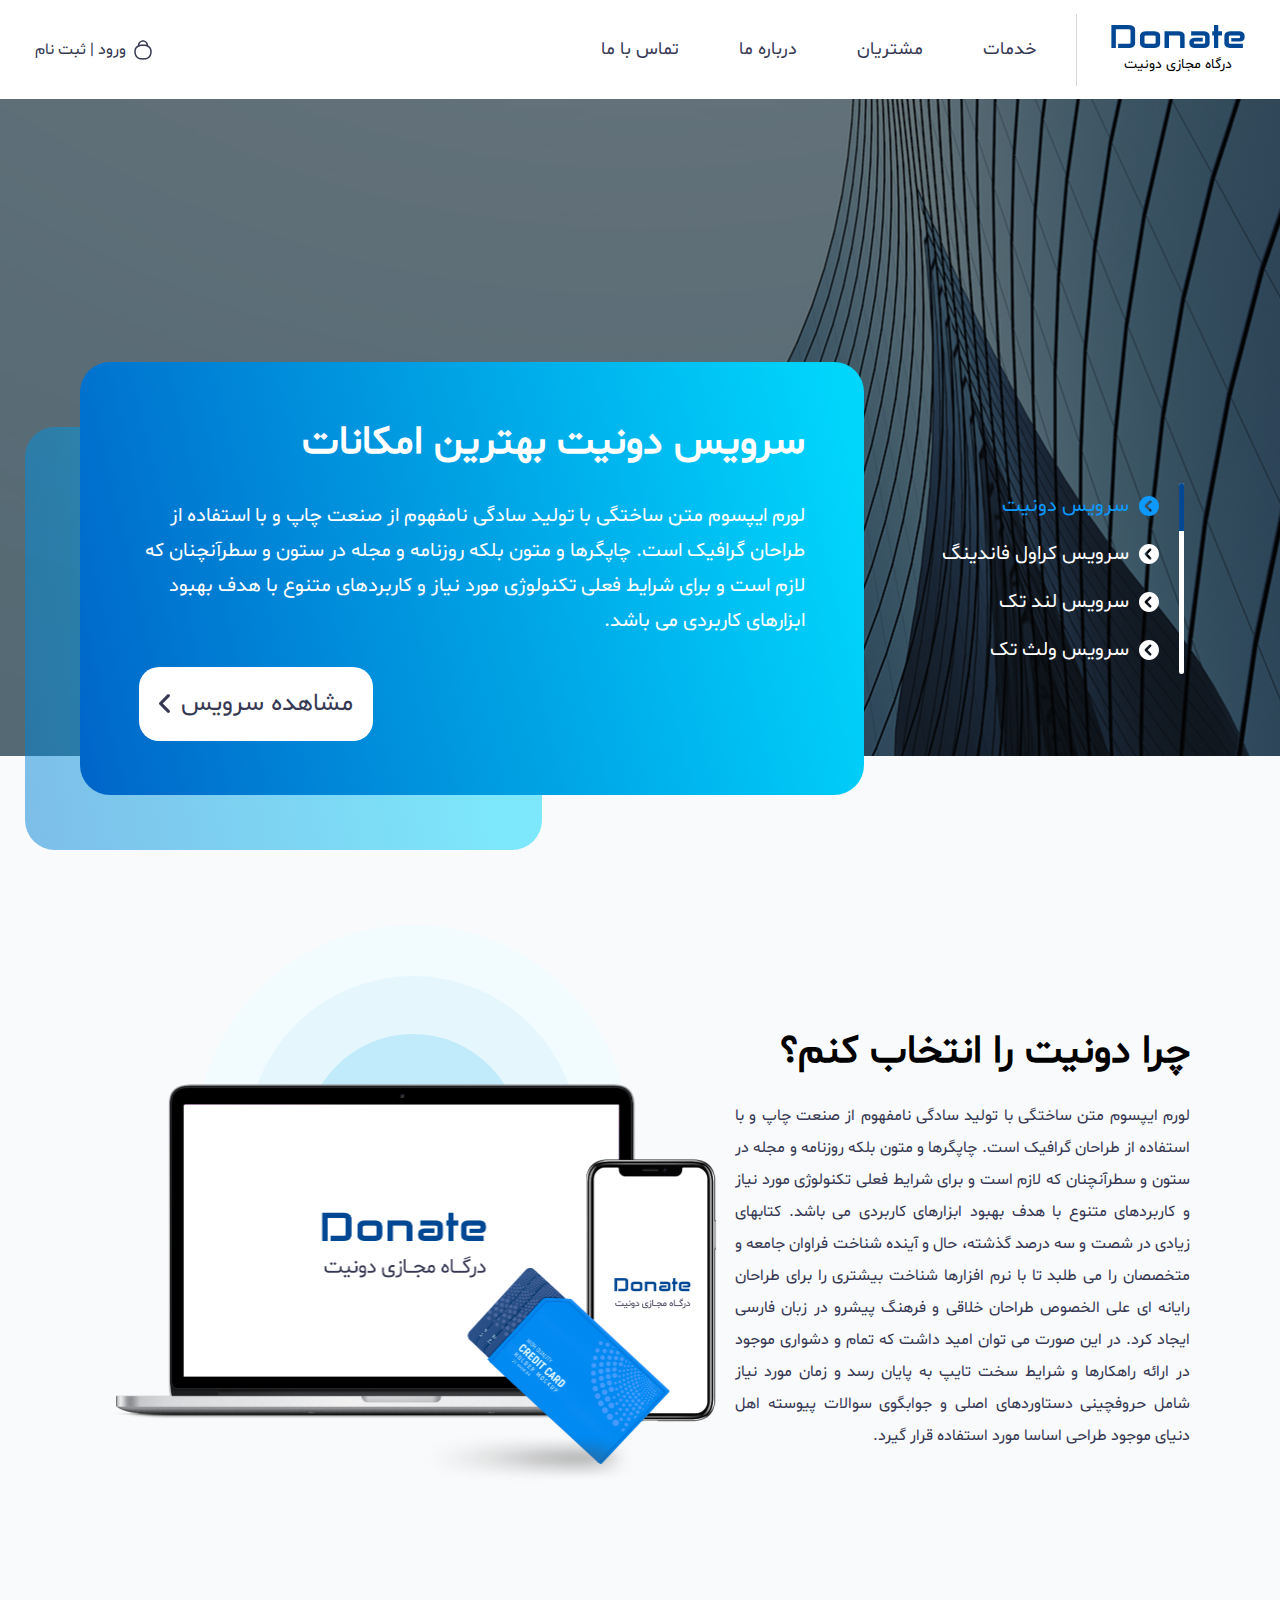
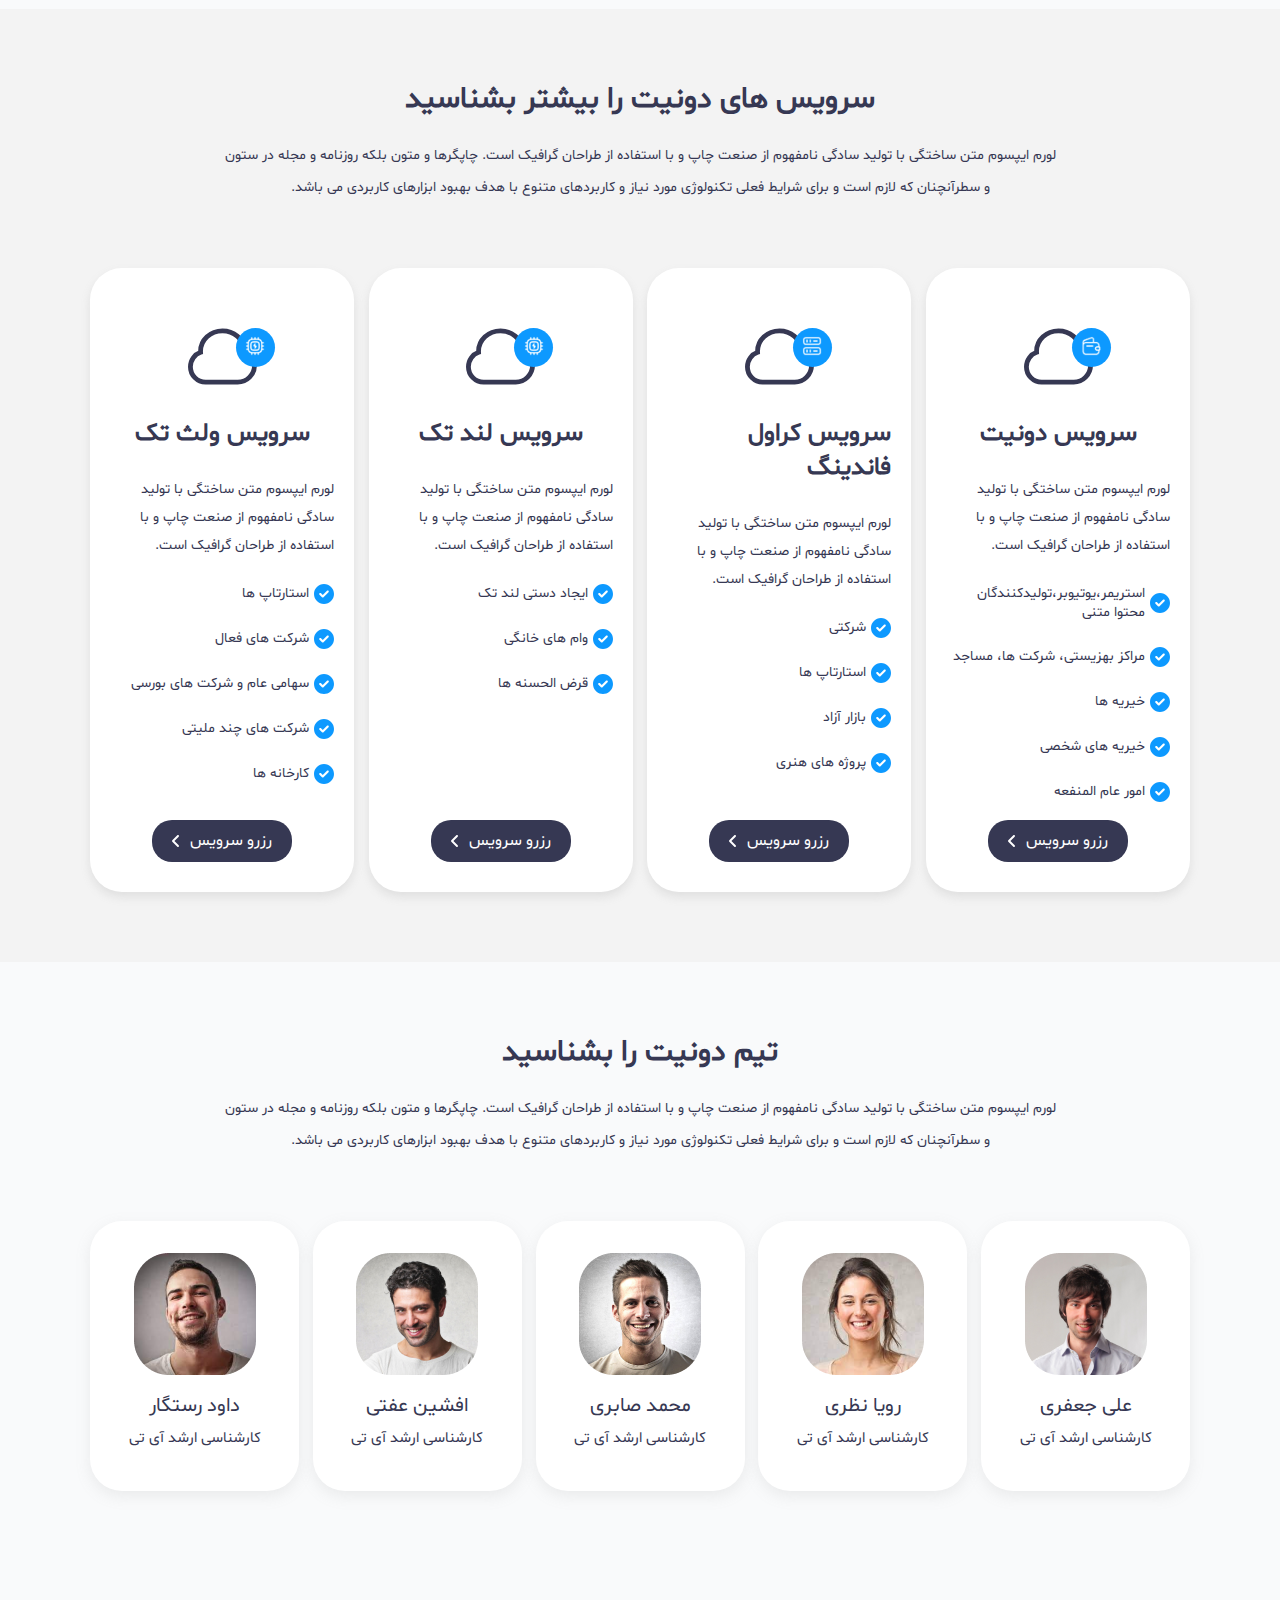
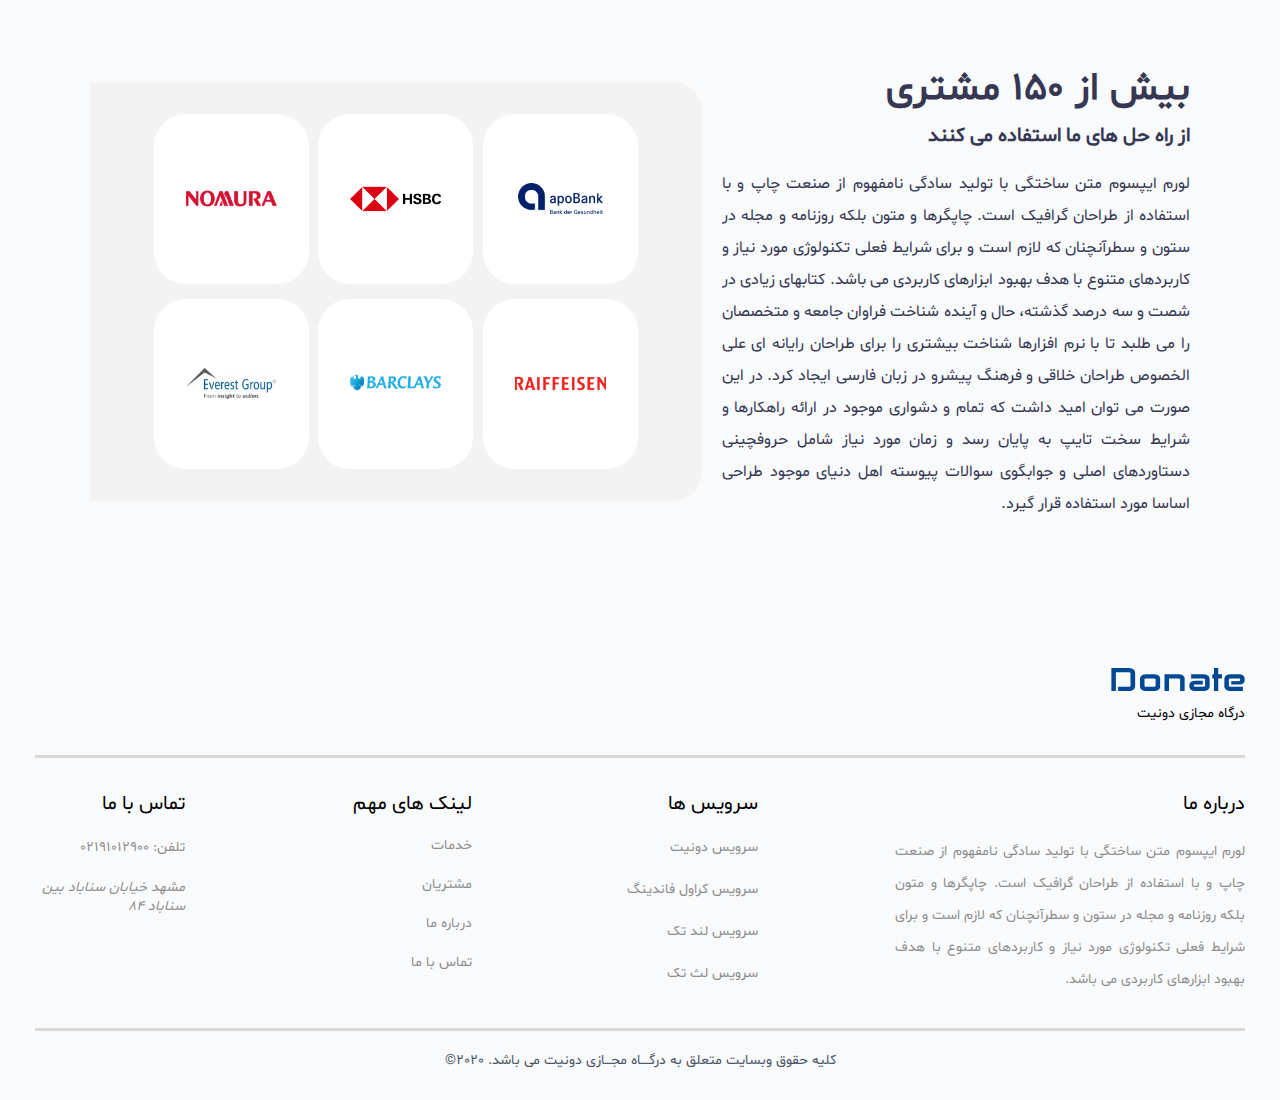
<file: index.html>
<!DOCTYPE html>
<html lang="fa">
  <head>
    <meta charset="UTF-8" />
    <meta http-equiv="X-UA-Compatible" content="IE=edge" />
    <meta name="viewport" content="width=device-width, initial-scale=1.0" />
    <title>Donate</title>
    <!-- link icons -->
    <link rel="stylesheet" href="./assets/icons/all.min.css" />
    <!-- link styles -->
    <link rel="stylesheet" href="./styles/main.css" />
  </head>
  <body>
    <!-- start header -->
    <header class="header">
      <div class="header-right">
        <div class="logo">
          <a href="index.html"><img src="./assets/images/logo.png" alt=""></a>
          <p class="logo-desc">درگاه مجازی دونیت</p>
        </div>
        <nav class="navbar">
          <ul>
            <li class="nav-link"><a href="#services">خدمات</a></li>
            <li class="nav-link"><a href="#customers">مشتریان</a></li>
            <li class="nav-link"><a href="./about-us.html">درباره ما</a></li>
            <li class="nav-link"><a href="./contact-us.html">تماس با ما</a></li>
            <div class="register-login">
              <a href="./login-register.html">
                <img src="./assets/images/icon-register.svg" alt="icon-register" />
                <span class="register-title">ورود | ثبت نام</span>
              </a>
            </div>
          </ul>
        </nav>
        <div class="menu-bars">
          <span></span>
          <span></span>
          <span></span>
        </div>
      </div>
      <div class="register-login">
        <a href="./login-register.html">
          <img src="./assets/images/icon-register.svg" alt="icon-register" />
          <span class="register-title">ورود | ثبت نام</span>
        </a>
      </div>
    </header>
    <!-- end header -->

    <!-- start main -->
    <main>
      <!-- start slide section -->
      <section class="section-slide">
        <div class="slide-container">
          <div class="slide-options">
            <div class="slide-progress">
              <span class="slide-progress-bar"></span>
            </div>
            <div class="slide-links">
              <ul>
                <li class="active" data-slide="slide-1" data-index="1">
                  <i class="fa-solid fa-icon fa-circle-chevron-left"></i>سرویس دونیت
                </li>
                <li data-slide="slide-2" data-index="2">
                  <i class="fa-solid fa-circle-chevron-left"></i>سرویس کراول
                  فاندینگ
                </li>
                <li data-slide="slide-3" data-index="3">
                  <i class="fa-solid fa-circle-chevron-left"></i>سرویس لند تک
                </li>
                <li data-slide="slide-4" data-index="4">
                  <i class="fa-solid fa-circle-chevron-left"></i>سرویس ولث تک
                </li>
              </ul>
            </div>
          </div>
          <div class="slide-items">
            <div class="slide-items-box">
              <div class="slide-item-info active slide-1">
                <h2 class="title-slide-box">سرویس دونیت بهترین امکانات</h2>
                <p class="slide-box-desc">
                  لورم ایپسوم متن ساختگی با تولید سادگی نامفهوم از صنعت چاپ و با
                  استفاده از طراحان گرافیک است. چاپگرها و متون بلکه روزنامه و مجله
                  در ستون و سطرآنچنان که لازم است و برای شرایط فعلی تکنولوژی مورد
                  نیاز و کاربردهای متنوع با هدف بهبود ابزارهای کاربردی می باشد.
                </p>
                <div class="btn-more-container">
                  <a href="./service.html" class="btn-more-service"
                    >مشاهده سرویس <i class="fa-solid fa-angle-left"></i
                  ></a>
                </div>
              </div>
              <div class="slide-item-info slide-2">
                <h2 class="title-slide-box">سرویس کراول فاندینگ</h2>
                <p class="slide-box-desc">
                  لورم ایپسوم متن ساختگی با تولید سادگی نامفهوم از صنعت چاپ و با
                   بلکه روزنامه و مجله
                  در ستون و سطرآنچنان که لازم است و برای شرایط فعلی تکنولوژی مورد
                  نیاز و کاربردهای متنوع با هدف بهبود ابزارهای کاربردی می باشد.
                </p>
                <div class="btn-more-container">
                  <a href="./service.html" class="btn-more-service"
                    >مشاهده سرویس <i class="fa-solid fa-angle-left"></i
                  ></a>
                </div>
              </div>
              <div class="slide-item-info slide-3">
                <h2 class="title-slide-box">سرویس لند تک</h2>
                <p class="slide-box-desc">
                  لورم ایپسوم متن ساختگی با تولید سادگی نامفهوم از صنعت چاپ و با
                  استفاده از طراحان گرافیک است. چاپگرها و متون بلکه روزنامه و مجله
                  در ستون و سطرآنچنان که لازم است و برای شرایط فعلی تکنولوژی مورد
                  .
                </p>
                <div class="btn-more-container">
                  <a href="./service.html" class="btn-more-service"
                    >مشاهده سرویس <i class="fa-solid fa-angle-left"></i
                  ></a>
                </div>
              </div>
              <div class="slide-item-info slide-4">
                <h2 class="title-slide-box">سرویس لث تک</h2>
                <p class="slide-box-desc">
                  لورم ایپسوم با
                  استفاده از طراحان گرافیک است. چاپگرها و متون بلکه روزنامه و مجله
                  در ستون و سطرآنچنان که لازم است و برای شرایط فعلی تکنولوژی مورد
                  نیاز و کاربردهای متنوع با هدف بهبود ابزارهای کاربردی می باشد.
                </p>
                <div class="btn-more-container">
                  <a href="./service.html" class="btn-more-service"
                    >مشاهده سرویس <i class="fa-solid fa-angle-left"></i
                  ></a>
                </div>
              </div>
            </div>
          </div>
        </div>
      </section>
      <!-- end slide section -->

      <!-- start about section -->
      <section class="section-about">
        <div class="about-text">
          <h4 class="about-title">چرا دونیت را انتخاب کنم؟</h4>
          <p class="about-desc">
            لورم ایپسوم متن ساختگی با تولید سادگی نامفهوم از صنعت چاپ و با
            استفاده از طراحان گرافیک است. چاپگرها و متون بلکه روزنامه و مجله در
            ستون و سطرآنچنان که لازم است و برای شرایط فعلی تکنولوژی مورد نیاز و
            کاربردهای متنوع با هدف بهبود ابزارهای کاربردی می باشد. کتابهای زیادی
            در شصت و سه درصد گذشته، حال و آینده شناخت فراوان جامعه و متخصصان را
            می طلبد تا با نرم افزارها شناخت بیشتری را برای طراحان رایانه ای علی
            الخصوص طراحان خلاقی و فرهنگ پیشرو در زبان فارسی ایجاد کرد. در این
            صورت می توان امید داشت که تمام و دشواری موجود در ارائه راهکارها و
            شرایط سخت تایپ به پایان رسد و زمان مورد نیاز شامل حروفچینی
            دستاوردهای اصلی و جوابگوی سوالات پیوسته اهل دنیای موجود طراحی اساسا
            مورد استفاده قرار گیرد.
          </p>
        </div>
        <div class="about-image">
          <div class="image-device">
            <img src="./assets/images/about.png" alt="about-image" />
          </div>
          <div class="about-shape">
            <span></span>
            <span></span>
            <span></span>
          </div>
        </div>
      </section>
      <!-- end about section -->

      <!-- start services section -->
      <section class="section-services" id="services">
        <h4 class="section-title">سرویس های دونیت را بیشتر بشناسید</h4>
        <p class="services-about">
          لورم ایپسوم متن ساختگی با تولید سادگی نامفهوم از صنعت چاپ و با استفاده
          از طراحان گرافیک است. چاپگرها و متون بلکه روزنامه و مجله در ستون و
          سطرآنچنان که لازم است و برای شرایط فعلی تکنولوژی مورد نیاز و کاربردهای
          متنوع با هدف بهبود ابزارهای کاربردی می باشد.
        </p>
        <div class="service-items">
          <div class="service-item">
            <div class="service-item-content">
              <div class="service-icon">
                <img src="./assets/images/services/cloud.svg" alt="cloud" />
                <div class="overlay-icon">
                  <img
                    src="./assets/images/services/empty-wallet.png"
                    alt="icon-wallet"
                  />
                </div>
              </div>
              <h4 class="service-title">سرویس دونیت</h4>
              <p class="service-desc">
                لورم ایپسوم متن ساختگی با تولید سادگی نامفهوم از صنعت چاپ و با
                استفاده از طراحان گرافیک است.
              </p>
              <div class="service-features">
                <ul>
                  <li class="feature-item">
                    <i class="fa-solid fa-circle-check feature-icon"></i>
                    <span>استریمر،یوتیوبر،تولیدکنندگان محتوا متنی</span>
                  </li>
                  <li class="feature-item">
                    <i class="fa-solid fa-circle-check feature-icon"></i>
                    <span>مراکز بهزیستی، شرکت ها، مساجد</span>
                  </li>
                  <li class="feature-item">
                    <i class="fa-solid fa-circle-check feature-icon"></i>
                    <span>خیریه ها</span>
                  </li>
                  <li class="feature-item">
                    <i class="fa-solid fa-circle-check feature-icon"></i>
                    <span>خیریه های شخصی</span>
                  </li>
                  <li class="feature-item">
                    <i class="fa-solid fa-circle-check feature-icon"></i>
                    <span>امور عام المنفعه</span>
                  </li>
                </ul>
              </div>
            </div>
            <a href="#" class="btn-service"
              >رزرو سرویس <i class="fa-solid fa-angle-left"></i
            ></a>
          </div>
          <div class="service-item">
            <div class="service-item-content">
              <div class="service-icon">
                <img src="./assets/images/services/cloud.svg" alt="cloud" />
                <div class="overlay-icon">
                  <img
                    src="./assets/images/services/driver.png"
                    alt="icon-wallet"
                  />
                </div>
              </div>
              <h4 class="service-title">سرویس کراول فاندینگ</h4>
              <p class="service-desc">
                لورم ایپسوم متن ساختگی با تولید سادگی نامفهوم از صنعت چاپ و با
                استفاده از طراحان گرافیک است.
              </p>
              <div class="service-features">
                <ul>
                  <li class="feature-item">
                    <i class="fa-solid fa-circle-check feature-icon"></i>
                    <span>شرکتی</span>
                  </li>
                  <li class="feature-item">
                    <i class="fa-solid fa-circle-check feature-icon"></i>
                    <span>استارتاپ ها</span>
                  </li>
                  <li class="feature-item">
                    <i class="fa-solid fa-circle-check feature-icon"></i>
                    <span>بازار آزاد</span>
                  </li>
                  <li class="feature-item">
                    <i class="fa-solid fa-circle-check feature-icon"></i>
                    <span>پروژه های هنری</span>
                  </li>
                </ul>
              </div>
            </div>

            <a href="#" class="btn-service"
              >رزرو سرویس <i class="fa-solid fa-angle-left"></i
            ></a>
          </div>
          <div class="service-item">
            <div class="service-item-content">
              <div class="service-icon">
                <img src="./assets/images/services/cloud.svg" alt="cloud" />
                <div class="overlay-icon">
                  <img
                    src="./assets/images/services/cpu-charge.png"
                    alt="icon-wallet"
                  />
                </div>
              </div>
              <h4 class="service-title">سرویس لند تک</h4>
              <p class="service-desc">
                لورم ایپسوم متن ساختگی با تولید سادگی نامفهوم از صنعت چاپ و با
                استفاده از طراحان گرافیک است.
              </p>
              <div class="service-features">
                <ul>
                  <li class="feature-item">
                    <i class="fa-solid fa-circle-check feature-icon"></i>
                    <span>ایجاد دستی لند تک</span>
                  </li>
                  <li class="feature-item">
                    <i class="fa-solid fa-circle-check feature-icon"></i>
                    <span>وام های خانگی</span>
                  </li>
                  <li class="feature-item">
                    <i class="fa-solid fa-circle-check feature-icon"></i>
                    <span>قرض الحسنه ها</span>
                  </li>
                </ul>
              </div>
            </div>

            <a href="#" class="btn-service"
              >رزرو سرویس <i class="fa-solid fa-angle-left"></i
            ></a>
          </div>
          <div class="service-item">
            <div class="service-item-content">
              <div class="service-icon">
                <img src="./assets/images/services/cloud.svg" alt="cloud" />
                <div class="overlay-icon">
                  <img
                    src="./assets/images/services/cpu-charge.png"
                    alt="icon-wallet"
                  />
                </div>
              </div>
              <h4 class="service-title">سرویس ولث تک</h4>
              <p class="service-desc">
                لورم ایپسوم متن ساختگی با تولید سادگی نامفهوم از صنعت چاپ و با
                استفاده از طراحان گرافیک است.
              </p>
              <div class="service-features">
                <ul>
                  <li class="feature-item">
                    <i class="fa-solid fa-circle-check feature-icon"></i>
                    <span>استارتاپ ها</span>
                  </li>
                  <li class="feature-item">
                    <i class="fa-solid fa-circle-check feature-icon"></i>
                    <span>شرکت های فعال</span>
                  </li>
                  <li class="feature-item">
                    <i class="fa-solid fa-circle-check feature-icon"></i>
                    <span>سهامی عام و شرکت های بورسی</span>
                  </li>
                  <li class="feature-item">
                    <i class="fa-solid fa-circle-check feature-icon"></i>
                    <span>شرکت های چند ملیتی</span>
                  </li>
                  <li class="feature-item">
                    <i class="fa-solid fa-circle-check feature-icon"></i>
                    <span>کارخانه ها</span>
                  </li>
                </ul>
              </div>
            </div>

            <a href="#" class="btn-service"
              >رزرو سرویس <i class="fa-solid fa-angle-left"></i
            ></a>
          </div>
        </div>
      </section>
      <!-- end services section -->

      <!-- start team section -->
      <section class="section-team">
        <h4 class="section-title">تیم دونیت را بشناسید</h4>
        <p class="team-about">
          لورم ایپسوم متن ساختگی با تولید سادگی نامفهوم از صنعت چاپ و با استفاده
          از طراحان گرافیک است. چاپگرها و متون بلکه روزنامه و مجله در ستون و
          سطرآنچنان که لازم است و برای شرایط فعلی تکنولوژی مورد نیاز و کاربردهای
          متنوع با هدف بهبود ابزارهای کاربردی می باشد.
        </p>
        <div class="team-members">
          <div class="member">
            <div class="member-image">
              <img src="./assets/images/members/user-1.png" alt="member" />
            </div>
            <div class="info-member">
              <h4 class="name-member">علی جعفری</h4>
              <p class="job-member">کارشناسی ارشد آی تی</p>
            </div>
          </div>
          <div class="member">
            <div class="member-image">
              <img src="./assets/images/members/user-2.png" alt="member" />
            </div>
            <div class="info-member">
              <h4 class="name-member">رویا نظری</h4>
              <p class="job-member">کارشناسی ارشد آی تی</p>
            </div>
          </div>
          <div class="member">
            <div class="member-image">
              <img src="./assets/images/members/user-3.png" alt="member" />
            </div>
            <div class="info-member">
              <h4 class="name-member">محمد صابری</h4>
              <p class="job-member">کارشناسی ارشد آی تی</p>
            </div>
          </div>
          <div class="member">
            <div class="member-image">
              <img src="./assets/images/members/user-4.png" alt="member" />
            </div>
            <div class="info-member">
              <h4 class="name-member">افشین عفتی</h4>
              <p class="job-member">کارشناسی ارشد آی تی</p>
            </div>
          </div>
          <div class="member">
            <div class="member-image">
              <img src="./assets/images/members/user-5.png" alt="member" />
            </div>
            <div class="info-member">
              <h4 class="name-member">داود رستگار</h4>
              <p class="job-member">کارشناسی ارشد آی تی</p>
            </div>
          </div>
        </div>
      </section>
      <!-- end team section -->

      <!-- start customers section -->
      <section class="section-customers" id="customers">
        <div class="customer-text">
          <h4 class="customer-title">بیش از 150 مشتری</h4>
          <h6 class="customer-subtitle">از راه حل های ما استفاده می کنند</h6>
          <p class="customer-desc">
            لورم ایپسوم متن ساختگی با تولید سادگی نامفهوم از صنعت چاپ و با
            استفاده از طراحان گرافیک است. چاپگرها و متون بلکه روزنامه و مجله در
            ستون و سطرآنچنان که لازم است و برای شرایط فعلی تکنولوژی مورد نیاز و
            کاربردهای متنوع با هدف بهبود ابزارهای کاربردی می باشد. کتابهای زیادی
            در شصت و سه درصد گذشته، حال و آینده شناخت فراوان جامعه و متخصصان را
            می طلبد تا با نرم افزارها شناخت بیشتری را برای طراحان رایانه ای علی
            الخصوص طراحان خلاقی و فرهنگ پیشرو در زبان فارسی ایجاد کرد. در این
            صورت می توان امید داشت که تمام و دشواری موجود در ارائه راهکارها و
            شرایط سخت تایپ به پایان رسد و زمان مورد نیاز شامل حروفچینی
            دستاوردهای اصلی و جوابگوی سوالات پیوسته اهل دنیای موجود طراحی اساسا
            مورد استفاده قرار گیرد.
          </p>
        </div>
        <div class="customers-list">
          <div class="customers-logo">
            <div class="customer-row">
              <div class="logo-icon">
                <img src="./assets/images/customers/1.png" alt="logo" />
              </div>
              <div class="logo-icon">
                <img src="./assets/images/customers/2.png" alt="logo" />
              </div>
              <div class="logo-icon">
                <img src="./assets/images/customers/3.png" alt="logo" />
              </div>
            </div>
            <div class="customer-row">
              <div class="logo-icon">
                <img src="./assets/images/customers/4.png" alt="logo" />
              </div>
              <div class="logo-icon">
                <img src="./assets/images/customers/5.png" alt="logo" />
              </div>
              <div class="logo-icon">
                <img src="./assets/images/customers/6.png" alt="logo" />
              </div>
            </div>
          </div>
        </div>
      </section>
      <!-- end customers section -->
    </main>
    <!-- end main -->

    <!-- start footer -->
    <footer class="footer">
      <div class="footer-title">
        <h1 class="logo-text"><img src="./assets/images/logo.png" alt=""></h1>
        <p class="logo-desc">درگاه مجازی دونیت</p>
      </div>
      <div class="footer-columns">
        <div class="footer-col col-about">
          <h5 class="footer-col-title">درباره ما</h5>
          <p class="footer-col-text">
            لورم ایپسوم متن ساختگی با تولید سادگی نامفهوم از صنعت چاپ و با
            استفاده از طراحان گرافیک است. چاپگرها و متون بلکه روزنامه و مجله در
            ستون و سطرآنچنان که لازم است و برای شرایط فعلی تکنولوژی مورد نیاز و
            کاربردهای متنوع با هدف بهبود ابزارهای کاربردی می باشد.
          </p>
        </div>
        <div class="footer-col col-services">
          <h5 class="footer-col-title">سرویس ها</h5>
          <ul class="footer-service-list">
            <li><a href="./service.html">سرویس دونیت</a></li>
            <li><a href="./service.html">سرویس کراول فاندینگ</a></li>
            <li><a href="./service.html">سرویس لند تک</a></li>
            <li><a href="./service.html">سرویس لث تک</a></li>
          </ul>
        </div>
        <div class="footer-col col-links">
          <h5 class="footer-col-title">لینک های مهم</h5>
          <ul class="footer-links-list">
            <li><a href="#services">خدمات</a></li>
            <li><a href="#customers">مشتریان</a></li>
            <li><a href="./about-us.html">درباره ما</a></li>
            <li><a href="./contact-us.html">تماس با ما</a></li>
          </ul>
        </div>
        <div class="footer-col col-contact">
          <h5 class="footer-col-title">تماس با ما</h5>
          <ul class="info-col-contact">
            <li><span>تلفن: 02191012900</span></li>
            <li><address>مشهد خیابان سناباد بین سناباد 84</address></li>
          </ul>
        </div>
      </div>
      <div class="copyright">
        <p>کلیه حقوق وبسایت متعلق به درگــــاه مجـــازی دونیت می باشد. 2020©</p>
      </div>
    </footer>
    <!-- end footer -->

    <!-- script icons -->
    <script src="./assets/icons/all.min.js"></script>
    <script src="./scripts/app.js"></script>
  </body>
</html>
</file>
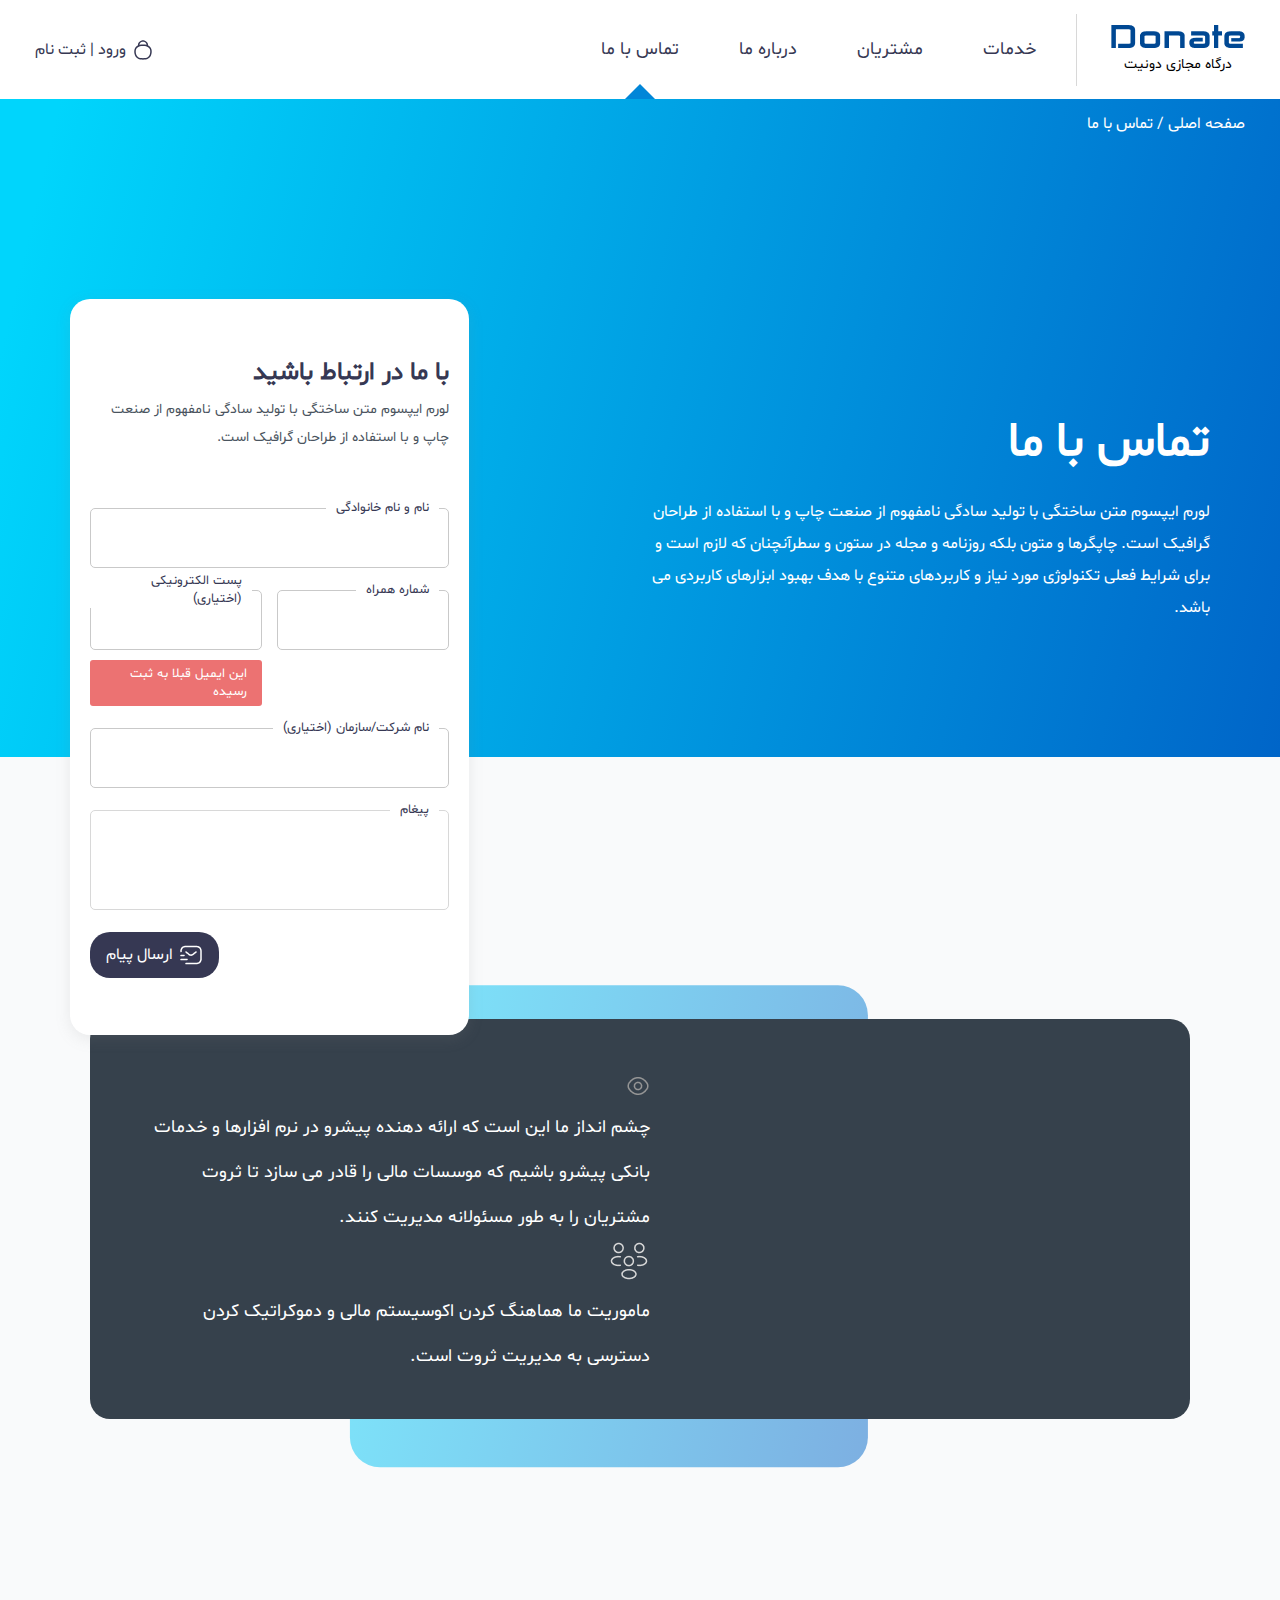
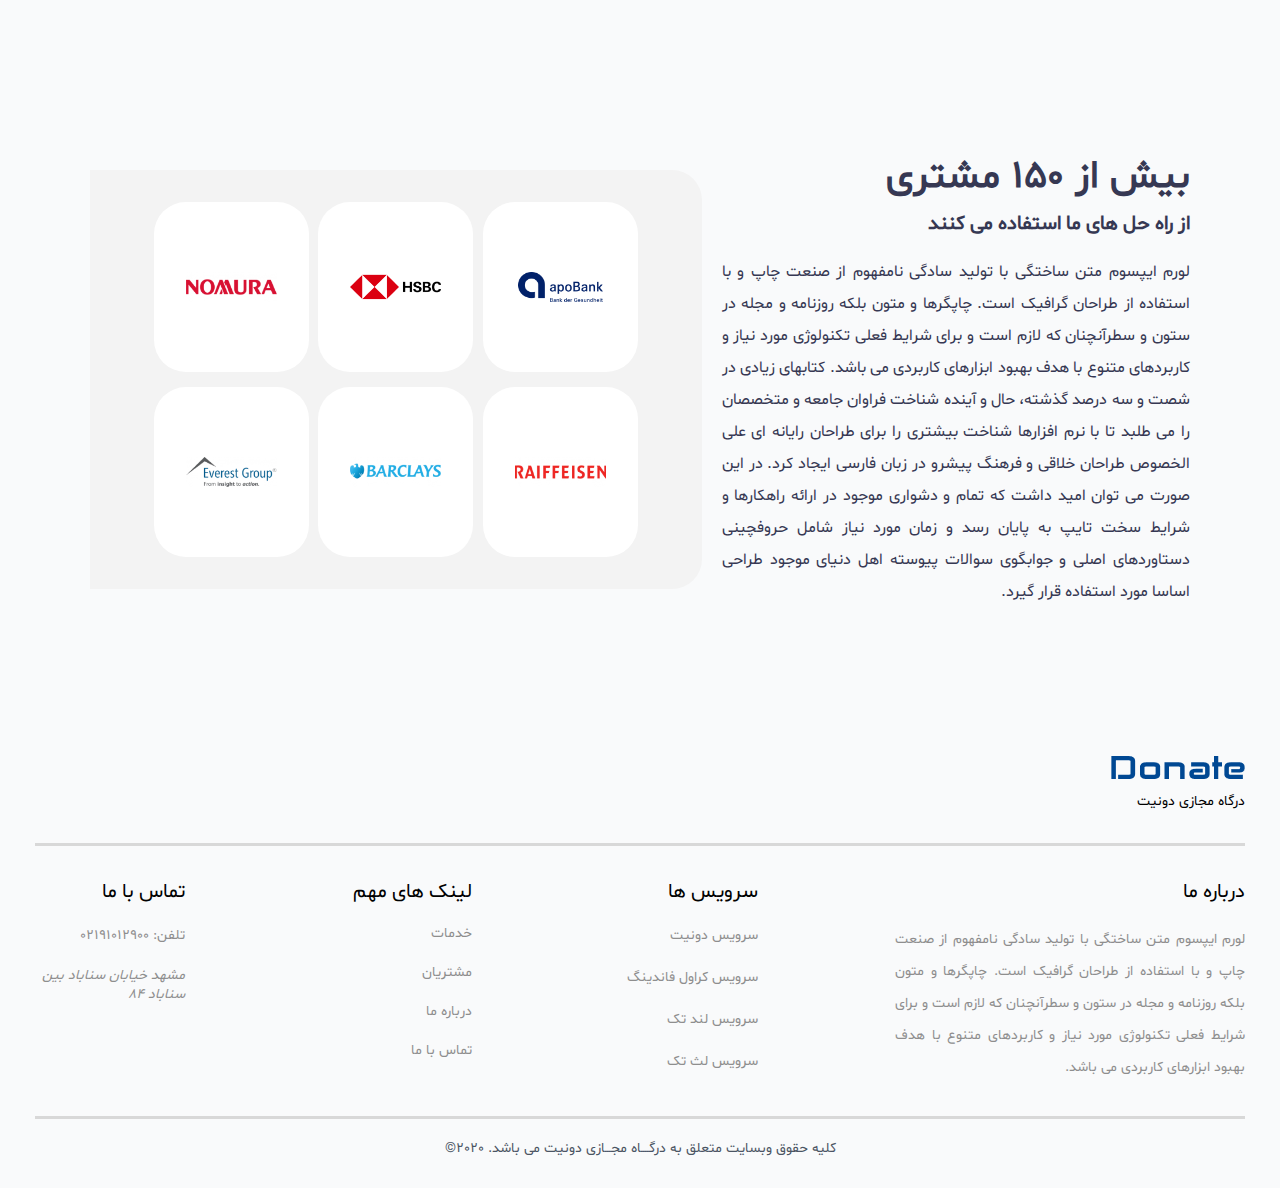
<file: contact-us.html>
<!DOCTYPE html>
<html lang="fa">
  <head>
    <meta charset="UTF-8" />
    <meta http-equiv="X-UA-Compatible" content="IE=edge" />
    <meta name="viewport" content="width=device-width, initial-scale=1.0" />
    <title>Donate</title>
    <!-- link icons -->
    <link rel="stylesheet" href="./assets/icons/all.min.css" />
    <!-- link styles -->
    <link rel="stylesheet" href="./styles/main.css" />
  </head>
  <body>
    <!-- start header -->
    <header class="header">
      <div class="header-right">
        <div class="logo">
          <a href="index.html"><img src="./assets/images/logo.png" alt="" /></a>
          <p class="logo-desc">درگاه مجازی دونیت</p>
        </div>
        <nav class="navbar">
          <ul>
            <li class="nav-link"><a href="#services">خدمات</a></li>
            <li class="nav-link"><a href="#customers">مشتریان</a></li>
            <li class="nav-link"><a href="./about-us.html">درباره ما</a></li>
            <li class="nav-link nav-active"><a href="./contact-us.html">تماس با ما</a></li>
            <div class="register-login">
              <a href="./login-register.html">
                <img src="./assets/images/icon-register.svg" alt="icon-register" />
                <span class="register-title">ورود | ثبت نام</span>
              </a>
            </div>
          </ul>
        </nav>
        <div class="menu-bars">
          <span></span>
          <span></span>
          <span></span>
        </div>
      </div>
      <div class="register-login">
        <a href="./login-register.html">
          <img src="./assets/images/icon-register.svg" alt="icon-register" />
          <span class="register-title">ورود | ثبت نام</span>
        </a>
      </div>
    </header>
    <!-- end header -->

    <!-- start main -->
    <main>
      <!-- start header contact -->
      <section class="section-header-contact">
        <div class="path-page">
          <span><a href="#">صفحه اصلی</a> / <a href="#">تماس با ما</a></span>
        </div>
        <div class="header-contact">
          <div class="header-contact-text">
            <h1 class="header-contact-title">تماس با ما</h1>
            <p class="header-contact-desc">
              لورم ایپسوم متن ساختگی با تولید سادگی نامفهوم از صنعت چاپ و با
              استفاده از طراحان گرافیک است. چاپگرها و متون بلکه روزنامه و مجله
              در ستون و سطرآنچنان که لازم است و برای شرایط فعلی تکنولوژی مورد
              نیاز و کاربردهای متنوع با هدف بهبود ابزارهای کاربردی می باشد.
            </p>
          </div>
          <div class="header-contact-form">
            <div class="contact-form">
              <h4 class="work-service-form-title">با ما در ارتباط باشید</h4>
              <p class="work-service-form-desc">
                لورم ایپسوم متن ساختگی با تولید سادگی نامفهوم از صنعت چاپ و با
                استفاده از طراحان گرافیک است.
              </p>
              <form action="" class="work-service-form">
                <div class="form-control">
                  <input type="text" class="work-service-input" />
                  <span class="placeholder form-placeholder"
                    >نام و نام خانوادگی</span
                  >
                </div>
                <div class="form-group">
                  <div class="form-control">
                    <input type="text" class="work-service-input" />
                    <span class="placeholder form-placeholder"
                      >شماره همراه</span
                    >
                  </div>
                  <div class="form-control">
                    <input type="text" class="work-service-input" />
                    <span class="placeholder form-placeholder"
                    >پست الکترونیکی (اختیاری)</span
                    >
                    <div class="error-input">این ایمیل قبلا به ثبت رسیده</div>
                  </div>
                </div>
                <div class="form-control">
                  <input type="text" class="work-service-input" />
                  <span class="placeholder form-placeholder"
                    >نام شرکت/سازمان (اختیاری)</span
                  >
                </div>
                <div class="form-control">
                  <textarea
                    name=""
                    cols="30"
                    rows="10"
                    class="textarea"
                  ></textarea>
                  <span class="placeholder form-placeholder">پیغام</span>
                </div>
                <button type="submit" class="btn-submit-service-form">
                  <img
                    src="./assets/images/sms-tracking.png"
                    alt="sms-traking-image"
                  />
                  ارسال پیام
                </button>
              </form>
            </div>
          </div>
        </div>
      </section>
      <!-- end header contact -->

      <!-- start vision section -->
      <section class="section-contact-container">
        <div class="overlay-blue overlay-1 overlay-blue-contact-1"></div>
        <div class="overlay-blue overlay-2 overlay-blue-contact-2"></div>
        <div class="box-contact">
          <div class="contact-map">
            <div class="mapouter">
              <div class="gmap_canvas">
                <iframe
                  width="440px"
                  height="440px"
                  id="gmap_canvas"
                  src="https://maps.google.com/maps?q=tehran&t=&z=13&ie=UTF8&iwloc=&output=embed"
                  frameborder="0"
                  scrolling="no"
                  marginheight="0"
                  marginwidth="0"
                ></iframe
                ><a href="https://123movies-to.org"></a><br /><style>
                  .mapouter {
                    position: relative;
                    text-align: right;
                    height: 500px;
                    width: 600px;
                  }</style
                ><style>
                  .gmap_canvas {
                    overflow: hidden;
                    background: none !important;
                    height: 500px;
                    width: 600px;
                  }
                </style>
              </div>
            </div>
          </div>
          <div class="contact-info">
            <div>
              <img src="./assets/images/eye.png" alt="eye-icon" />
              <p class="vision-desc">
                چشم انداز ما این است که ارائه دهنده پیشرو در نرم افزارها و خدمات
                بانکی پیشرو باشیم که موسسات مالی را قادر می سازد تا ثروت مشتریان
                را به طور مسئولانه مدیریت کنند.
              </p>
            </div>
            <div>
              <img src="./assets/images/people.png" alt="people-icon" />
              <p class="vision-desc">
                ماموریت ما هماهنگ کردن اکوسیستم مالی و دموکراتیک کردن دسترسی به
                مدیریت ثروت است.
              </p>
            </div>
          </div>
        </div>
      </section>
      <!-- end vision section -->

      <!-- start customers section -->
      <section class="section-customers" id="customers">
        <div class="customer-text">
          <h4 class="customer-title">بیش از 150 مشتری</h4>
          <h6 class="customer-subtitle">از راه حل های ما استفاده می کنند</h6>
          <p class="customer-desc">
            لورم ایپسوم متن ساختگی با تولید سادگی نامفهوم از صنعت چاپ و با
            استفاده از طراحان گرافیک است. چاپگرها و متون بلکه روزنامه و مجله در
            ستون و سطرآنچنان که لازم است و برای شرایط فعلی تکنولوژی مورد نیاز و
            کاربردهای متنوع با هدف بهبود ابزارهای کاربردی می باشد. کتابهای زیادی
            در شصت و سه درصد گذشته، حال و آینده شناخت فراوان جامعه و متخصصان را
            می طلبد تا با نرم افزارها شناخت بیشتری را برای طراحان رایانه ای علی
            الخصوص طراحان خلاقی و فرهنگ پیشرو در زبان فارسی ایجاد کرد. در این
            صورت می توان امید داشت که تمام و دشواری موجود در ارائه راهکارها و
            شرایط سخت تایپ به پایان رسد و زمان مورد نیاز شامل حروفچینی
            دستاوردهای اصلی و جوابگوی سوالات پیوسته اهل دنیای موجود طراحی اساسا
            مورد استفاده قرار گیرد.
          </p>
        </div>
        <div class="customers-list">
          <div class="customers-logo">
            <div class="customer-row">
              <div class="logo-icon">
                <img src="./assets/images/customers/1.png" alt="logo" />
              </div>
              <div class="logo-icon">
                <img src="./assets/images/customers/2.png" alt="logo" />
              </div>
              <div class="logo-icon">
                <img src="./assets/images/customers/3.png" alt="logo" />
              </div>
            </div>
            <div class="customer-row">
              <div class="logo-icon">
                <img src="./assets/images/customers/4.png" alt="logo" />
              </div>
              <div class="logo-icon">
                <img src="./assets/images/customers/5.png" alt="logo" />
              </div>
              <div class="logo-icon">
                <img src="./assets/images/customers/6.png" alt="logo" />
              </div>
            </div>
          </div>
        </div>
      </section>
      <!-- end customers section -->
    </main>
    <!-- end main -->

    <!-- start footer -->
    <footer class="footer">
      <div class="footer-title">
        <h1 class="logo-text"><img src="./assets/images/logo.png" alt="" /></h1>
        <p class="logo-desc">درگاه مجازی دونیت</p>
      </div>
      <div class="footer-columns">
        <div class="footer-col col-about">
          <h5 class="footer-col-title">درباره ما</h5>
          <p class="footer-col-text">
            لورم ایپسوم متن ساختگی با تولید سادگی نامفهوم از صنعت چاپ و با
            استفاده از طراحان گرافیک است. چاپگرها و متون بلکه روزنامه و مجله در
            ستون و سطرآنچنان که لازم است و برای شرایط فعلی تکنولوژی مورد نیاز و
            کاربردهای متنوع با هدف بهبود ابزارهای کاربردی می باشد.
          </p>
        </div>
        <div class="footer-col col-services">
          <h5 class="footer-col-title">سرویس ها</h5>
          <ul class="footer-service-list">
            <li><a href="./service.html">سرویس دونیت</a></li>
            <li><a href="./service.html">سرویس کراول فاندینگ</a></li>
            <li><a href="./service.html">سرویس لند تک</a></li>
            <li><a href="./service.html">سرویس لث تک</a></li>
          </ul>
        </div>
        <div class="footer-col col-links">
          <h5 class="footer-col-title">لینک های مهم</h5>
          <ul class="footer-links-list">
            <li><a href="#">خدمات</a></li>
            <li><a href="#customers">مشتریان</a></li>
            <li><a href="./about-us.html">درباره ما</a></li>
            <li><a href="./contact-us.html">تماس با ما</a></li>
          </ul>
        </div>
        <div class="footer-col col-contact">
          <h5 class="footer-col-title">تماس با ما</h5>
          <ul class="info-col-contact">
            <li><span>تلفن: 02191012900</span></li>
            <li><address>مشهد خیابان سناباد بین سناباد 84</address></li>
          </ul>
        </div>
      </div>
      <div class="copyright">
        <p>کلیه حقوق وبسایت متعلق به درگــــاه مجـــازی دونیت می باشد. 2020©</p>
      </div>
    </footer>
    <!-- end footer -->

    <!-- script icons -->
    <script src="./assets/icons/all.min.js"></script>
    <script src="./scripts/app.js"></script>
  </body>
</html>
</file>
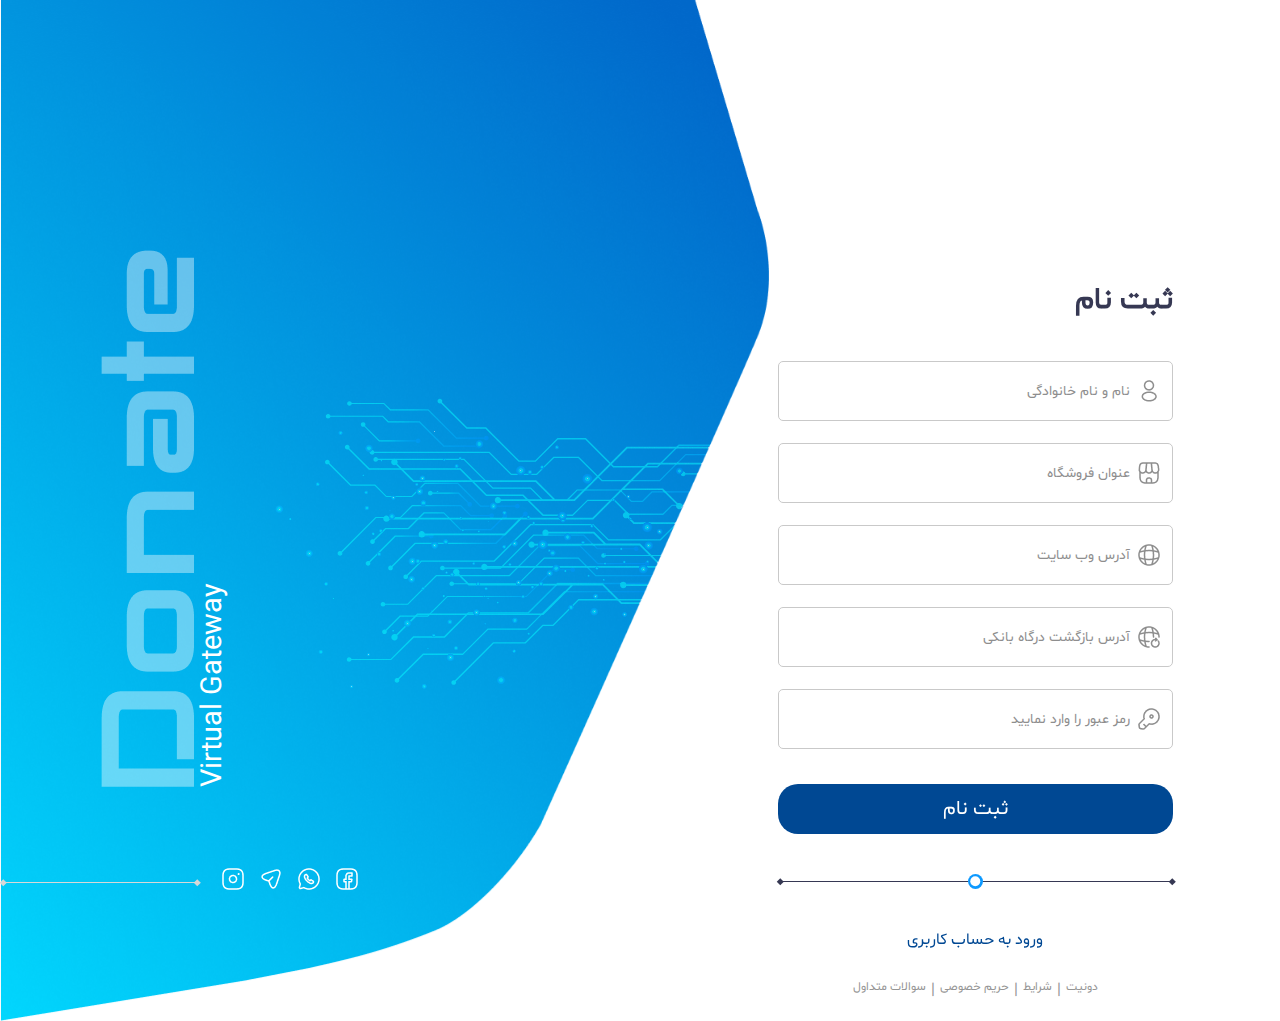
<file: login-register.html>
<!DOCTYPE html>
<html lang="fa">
  <head>
    <meta charset="UTF-8" />
    <meta http-equiv="X-UA-Compatible" content="IE=edge" />
    <meta name="viewport" content="width=device-width, initial-scale=1.0" />
    <title>Donate</title>
    <!-- link icons -->
    <link rel="stylesheet" href="./assets/icons/all.min.css" />
    <!-- link styles -->
    <link rel="stylesheet" href="./styles/main.css" />
  </head>
  <body>
    <div class="form-container">
        <div class="form-content">
            <div class="login-content-box">
                <h1 class="form-login-title">ورود به حساب کاربری</h1>
                <form action="" class="form">
                    <div class="form-control">
                        <input type="text" placeholder="&nbsp;" class="input-register-login"/>
                        <span class="placeholder">پست الکترونیکی / تلفن همراه</span>
                        <img src="./assets/images/profile.png" alt="user-icon" class="form-icon profile-icon"/>
                        <img src="./assets/images/tick-circle.png" alt="tick-icon" class="form-icon tick-icon">
                    </div>
                    <div class="error-input">این ایمیل قبلا به ثبت رسیده</div>
                    <div class="form-control">
                        <input type="password" placeholder="&nbsp;" class="input-pass input-register-login"/>
                        <span class="placeholder">رمز عبور</span>
                        <img src="./assets/images/key.png" alt="user-icon" class="form-icon key-icon"/>
                        <img src="./assets/images/eye.png" alt="tick-icon" class="form-icon password-icon">
                    </div>
                    <div class="form-control">
                        <div class="remember-me-container">
                            <input type="checkbox" />
                            <span>مرا به خاطر بسپار</span>
                        </div>
                        <a href="" class="remember-password">رمزتان را فراموش کرده اید؟</a>
                    </div>
                    <input type="submit" class="login-submit" value="ورود"/>
                </form>
                <div class="lines">
                    <span class="line line-form-right"></span>
                    <span class="circle"></span>
                    <span class="line line-form-left"></span>
                </div>
                <div class="register-link">
                    <h5>حساب کاربری ندارید؟ <a href="#">ثبت نام</a></h5>
                </div>
            </div>
            <div class="register-content-box active">
                <h1 class="form-register-title">ثبت نام</h1>
                <form action="" class="form">
                    <div class="form-control">
                        <input type="text" placeholder="&nbsp;" class="input-register-login"/>
                        <span class="placeholder">نام و نام خانوادگی</span>
                        <img src="./assets/images/profile.png" alt="user-icon" class="form-icon profile-icon"/>
                    </div>
                    <div class="form-control">
                        <input type="text" placeholder="&nbsp;" class="input-register-login"/>
                        <span class="placeholder">عنوان فروشگاه</span>
                        <img src="./assets/images/shop.png" alt="shop-icon" class="form-icon profile-icon"/>
                    </div>
                    <div class="form-control">
                        <input type="text" placeholder="&nbsp;" class="input-register-login"/>
                        <span class="placeholder">آدرس وب سایت</span>
                        <img src="./assets/images/global.png" alt="site-icon" class="form-icon profile-icon"/>
                    </div>
                    <div class="form-control">
                        <input type="text" placeholder="&nbsp;" class="input-register-login"/>
                        <span class="placeholder">آدرس بازگشت درگاه بانکی</span>
                        <img src="./assets/images/global-refresh.png" alt="bank-icon" class="form-icon profile-icon"/>
                    </div>
                    <div class="form-control">
                        <input type="password" placeholder="&nbsp;" class="input-pass input-register-login"/>
                        <span class="placeholder">رمز عبور را وارد نمایید</span>
                        <img src="./assets/images/key.png" alt="password-icon" class="form-icon key-icon"/>
                    </div>
                    <input type="submit" class="register-submit" value="ثبت نام"/>
                </form>
                <div class="lines">
                    <span class="line line-form-right"></span>
                    <span class="circle"></span>
                    <span class="line line-form-left"></span>
                </div>
                <div class="login-link">
                    <a href="#">ورود به حساب کاربری</a>
                </div>
            </div>
            <div class="links-bottom">
                <a href="./index.html">دونیت</a> | <a href="#">شرایط</a> | <a href="#">حریم خصوصی</a> | <a href="#">سوالات متداول</a>
            </div>
        </div>
        <div class="login-ui">
            <div class="login-ui-box">
                <div class="orbit-image">
                    <img src="./assets/images/orbit.svg" alt="orbit-image" />
                </div>
                <div class="login-ui-text">
                    <p>Virtual Gateway</p>
                    <img src="./assets/images/Donate.png" alt="donate" />
                </div>
            </div>
            <div class="login-ui-socials">
                <div class="socials">
                    <a href=""><img src="./assets/images/socials/facebook.png" alt="facebook-icon" /></a>
                    <a href=""><img src="./assets/images/socials/whatsapp.png" alt="whatsapp-icon" /></a>
                    <a href=""><img src="./assets/images/socials/telegram.png" alt="telegram-icon" /></a>
                    <a href=""><img src="./assets/images/socials/instagram.png" alt="instagram-icon" /></a>
                </div>
                <span class="line login-ui-line"></span>
            </div>
        </div>
        
    </div>

    <!-- script icons -->
    <script src="./assets/icons/all.min.js"></script>
    <script src="./scripts/login-register.js"></script>
  </body>
</html>
</file>
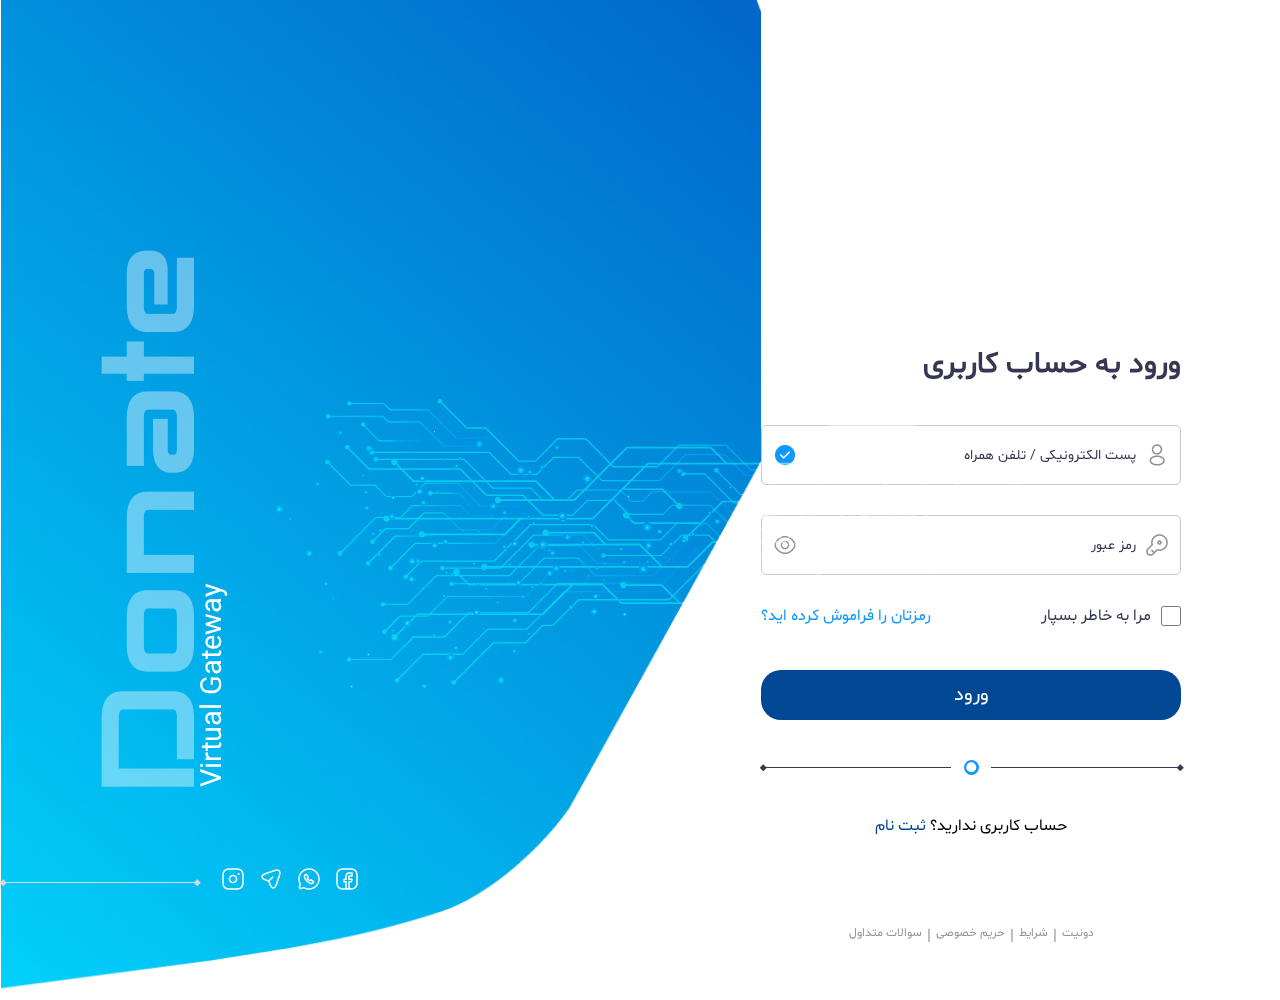
<file: login.html>
<!DOCTYPE html>
<html lang="fa">
  <head>
    <meta charset="UTF-8" />
    <meta http-equiv="X-UA-Compatible" content="IE=edge" />
    <meta name="viewport" content="width=device-width, initial-scale=1.0" />
    <title>Donate</title>
    <!-- link icons -->
    <link rel="stylesheet" href="./assets/icons/all.min.css" />
    <!-- link styles -->
    <link rel="stylesheet" href="./styles/login.css" />
  </head>
  <body>
    <div class="login-container">
        <div class="login-content">
            <div class="login-content-box">
                <h1 class="login-title">ورود به حساب کاربری</h1>
                <form action="" class="form">
                    <div class="form-control">
                        <input type="text" placeholder=""/>
                        <span class="placeholder">پست الکترونیکی / تلفن همراه</span>
                        <img src="./assets/images/profile.png" alt="user-icon" class="form-icon profile-icon"/>
                        <img src="./assets/images/tick-circle.png" alt="tick-icon" class="form-icon tick-icon">
                    </div>
                    <div class="form-control">
                        <input type="password" placeholder="" class="input-pass"/>
                        <span class="placeholder">رمز عبور</span>
                        <img src="./assets/images/key.png" alt="user-icon" class="form-icon key-icon"/>
                        <img src="./assets/images/eye.png" alt="tick-icon" class="form-icon password-icon">
                    </div>
                    <div class="form-control">
                        <div class="remember-me-container">
                            <input type="checkbox" />
                            <span>مرا به خاطر بسپار</span>
                        </div>
                        <a href="" class="remember-password">رمزتان را فراموش کرده اید؟</a>
                    </div>
                    <input type="submit" class="login-submit" value="ورود"/>
                </form>
                <div class="lines">
                    <span class="line line-form-right"></span>
                    <span class="circle"></span>
                    <span class="line line-form-left"></span>
                </div>
                <div class="register-link">
                    <h5>حساب کاربری ندارید؟ <a href="#">ثبت نام</a></h5>
                </div>
                <div class="links-bottom">
                    <a href="#">دونیت</a> | <a href="#">شرایط</a> | <a href="#">حریم خصوصی</a> | <a href="#">سوالات متداول</a>
                </div>
            </div>
        </div>
        <div class="login-ui">
            <div class="login-ui-box">
                <div class="orbit-image">
                    <img src="./assets/images/orbit.svg" alt="orbit-image" />
                </div>
                <div class="login-ui-text">
                    <p>Virtual Gateway</p>
                    <img src="./assets/images/Donate.png" alt="donate" />
                </div>
            </div>
            <div class="login-ui-socials">
                <div class="socials">
                    <a href=""><img src="./assets/images/socials/facebook.png" alt="facebook-icon" /></a>
                    <a href=""><img src="./assets/images/socials/whatsapp.png" alt="whatsapp-icon" /></a>
                    <a href=""><img src="./assets/images/socials/telegram.png" alt="telegram-icon" /></a>
                    <a href=""><img src="./assets/images/socials/instagram.png" alt="instagram-icon" /></a>
                </div>
                <span class="line login-ui-line"></span>
            </div>
        </div>
        
    </div>

    <!-- script icons -->
    <script src="./assets/icons/all.min.js"></script>
    <script src="./scripts/app.js"></script>
  </body>
</html>
</file>
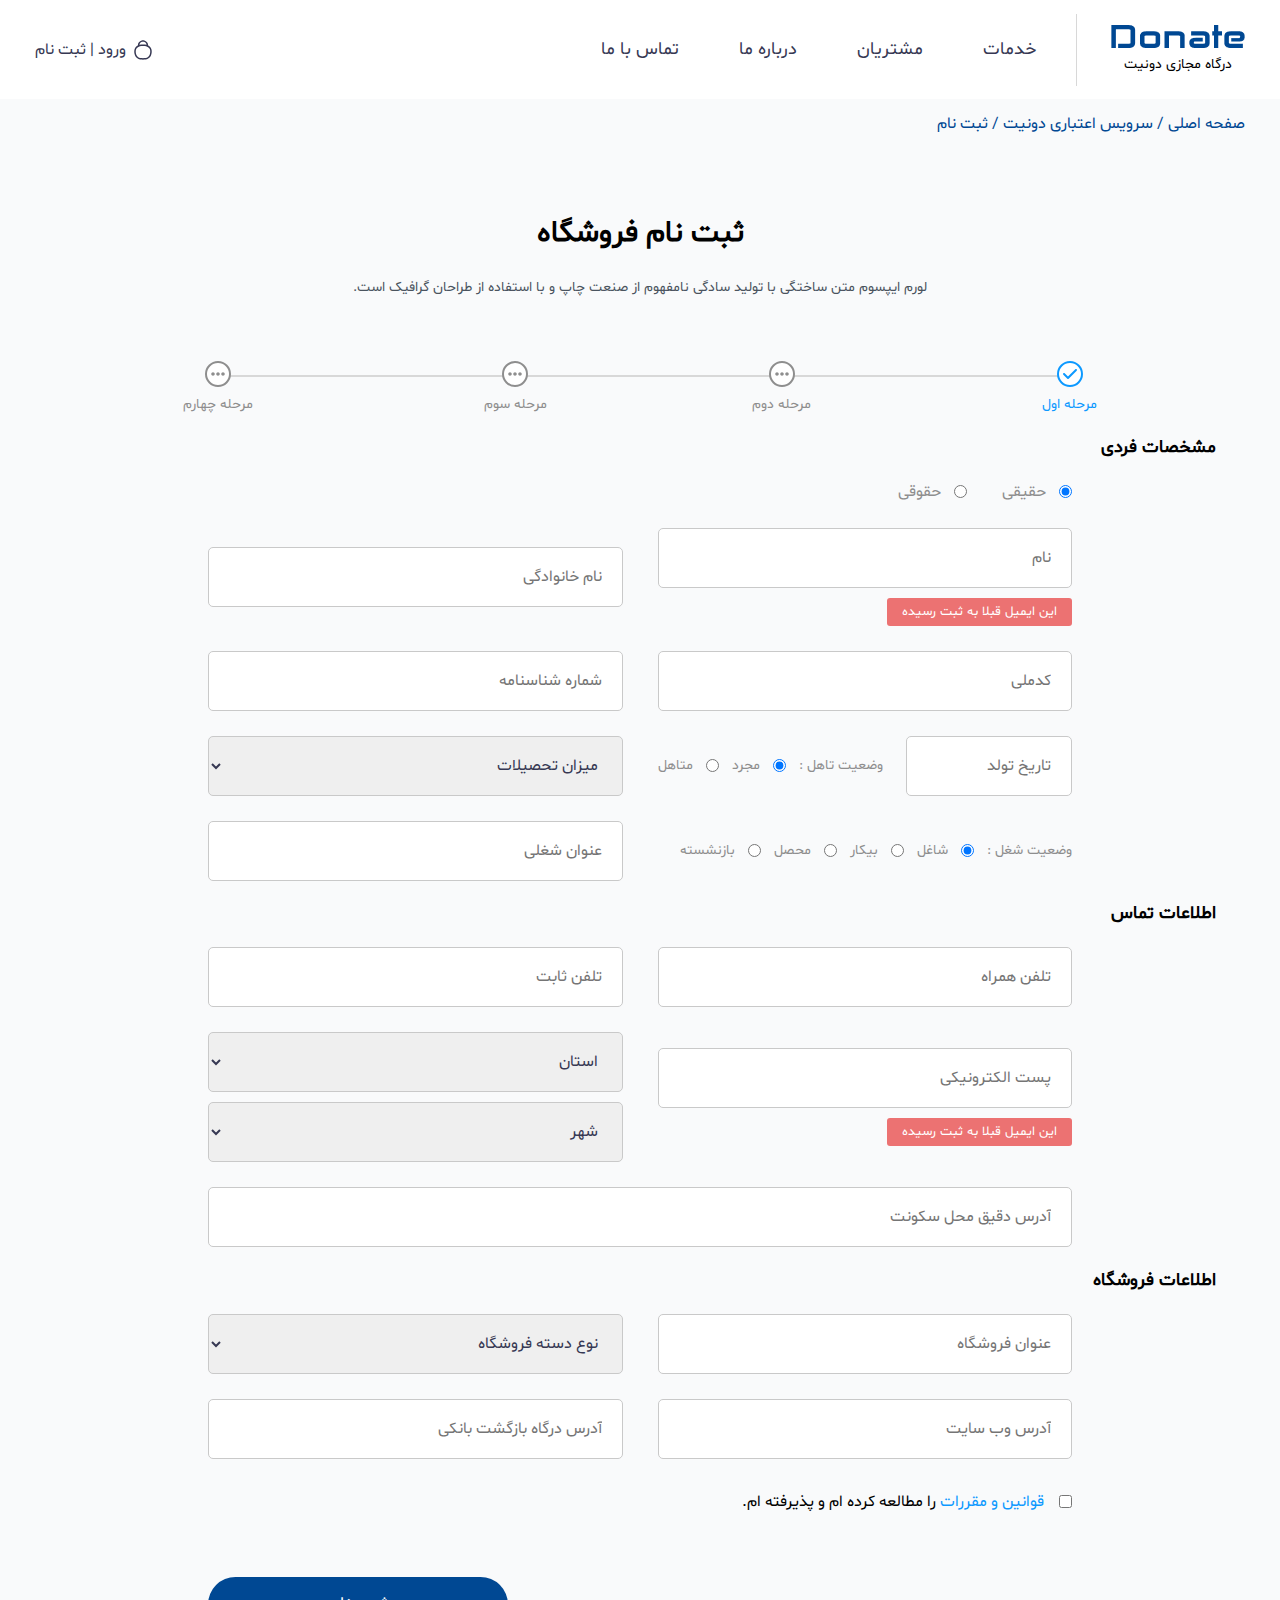
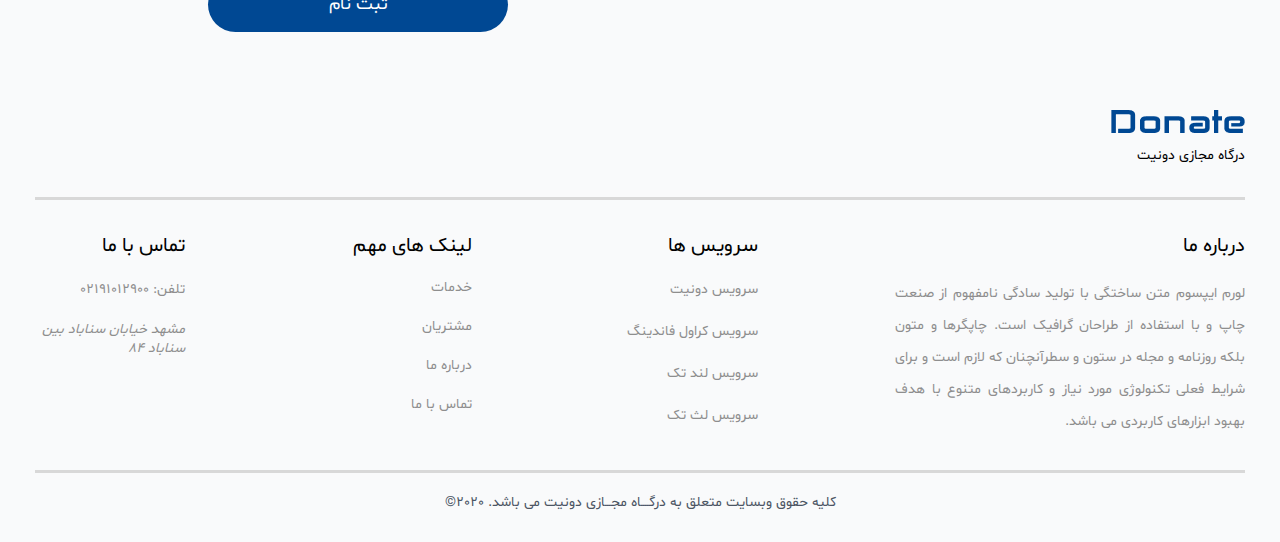
<file: register-store.html>
<!DOCTYPE html>
<html lang="fa">
  <head>
    <meta charset="UTF-8" />
    <meta http-equiv="X-UA-Compatible" content="IE=edge" />
    <meta name="viewport" content="width=device-width, initial-scale=1.0" />
    <title>Donate</title>
    <!-- link icons -->
    <link rel="stylesheet" href="./assets/icons/all.min.css" />
    <!-- link styles -->
    <link rel="stylesheet" href="./styles/main.css" />
  </head>
  <body>
    <!-- start header -->
    <header class="header">
      <div class="header-right">
        <div class="logo">
          <a href="index.html"><img src="./assets/images/logo.png" alt="" /></a>
          <p class="logo-desc">درگاه مجازی دونیت</p>
        </div>
        <nav class="navbar">
          <ul>
            <li class="nav-link"><a href="#">خدمات</a></li>
            <li class="nav-link"><a href="#">مشتریان</a></li>
            <li class="nav-link"><a href="./about-us.html">درباره ما</a></li>
            <li class="nav-link"><a href="./contact-us.html">تماس با ما</a></li>
            <div class="register-login">
              <a href="./login-register.html">
                <img
                  src="./assets/images/icon-register.svg"
                  alt="icon-register"
                />
                <span class="register-title">ورود | ثبت نام</span>
              </a>
            </div>
          </ul>
        </nav>
        <div class="menu-bars">
          <span></span>
          <span></span>
          <span></span>
        </div>
      </div>
      <div class="register-login">
        <a href="./login-register.html">
          <img src="./assets/images/icon-register.svg" alt="icon-register" />
          <span class="register-title">ورود | ثبت نام</span>
        </a>
      </div>
    </header>
    <!-- end header -->

    <!-- start main -->
    <main>
      <!-- start form-container -->
      <section class="section-form-store">
        <div class="path-page">
          <span
            ><a href="#">صفحه اصلی</a> / <a href="#">سرویس اعتباری دونیت</a> /
            <a href="#">ثبت نام</a></span
          >
        </div>
        <div class="form-store-container">
          <h1 class="form-store-title">ثبت نام فروشگاه</h1>
          <p class="form-store-desc">
            لورم ایپسوم متن ساختگی با تولید سادگی نامفهوم از صنعت چاپ و با
            استفاده از طراحان گرافیک است.
          </p>
          <div class="form-store-items">
            <div class="form-store-steps">
              <div class="form-step active">
                <div class="step-icon">
                  <i class="fa fa-check icon"></i>
                </div>
                <span class="step-text">مرحله اول</span>
              </div>
              <div class="form-step">
                <div class="step-icon">
                  <i class="fa fa-ellipsis icon"></i>
                </div>
                <span class="step-text">مرحله دوم</span>
              </div>
              <div class="form-step">
                <div class="step-icon">
                  <i class="fa fa-ellipsis icon"></i>
                </div>
                <span class="step-text">مرحله سوم</span>
              </div>
              <div class="form-step">
                <div class="step-icon">
                  <i class="fa fa-ellipsis icon"></i>
                </div>
                <span class="step-text">مرحله چهارم</span>
              </div>
            </div>
            <div class="form-store-box">
              <form action="">
                <h4 class="form-box-title">مشخصات فردی</h4>
                <div class="form-box-items">
                  <div class="form-store-group form-person-type">
                    <div>
                      <input type="radio" name="type-person" checked />
                      <span>حقیقی</span>
                    </div>
                    <div>
                      <input type="radio" name="type-person" />
                      <span>حقوقی</span>
                    </div>
                  </div>
                  <div class="form-store-group">
                    <div class="form-store-input">
                      <input type="text" placeholder="نام" />
                      <div class="error-input">این ایمیل قبلا به ثبت رسیده</div>
                    </div>
                    <div class="form-store-input">
                      <input type="text" placeholder="نام خانوادگی" />
                    </div>
                  </div>
                  <div class="form-store-group">
                    <div class="form-store-input">
                      <input type="text" placeholder="کدملی" />
                    </div>
                    <div class="form-store-input">
                      <input type="text" placeholder="شماره شناسنامه" />
                    </div>
                  </div>
                  <div class="form-store-group">
                    <div class="form-store-input">
                      <input type="text" placeholder="تاریخ تولد" class="input-birthdate"/>
                      <div class="marital">
                        <span>وضعیت تاهل :</span>
                        <input
                          type="radio"
                          name="marital-status"
                          checked
                        /><span>مجرد</span>
                        <input type="radio" name="marital-status" /><span
                          >متاهل</span
                        >
                      </div>
                    </div>
                    <div class="form-store-input">
                      <select name="educations" id="">
                        <option value="" disabled selected>
                          میزان تحصیلات
                        </option>
                        <option value="زیر دیپلم">زیر دیپلم</option>
                        <option value="دیپلم">دیپلم</option>
                        <option value="فوق دیپلم">فوق دیپلم</option>
                        <option value="لیسانس">لیسانس</option>
                        <option value="فوق لیسانس">فوق لیسانس</option>
                        <option value="دکتری">دکتری</option>
                      </select>
                    </div>
                  </div>
                  <div class="form-store-group">
                    <div class="form-store-input">
                      <div class="job-status-input">
                        <span>وضعیت شغل :</span>
                        <div>
                          <input type="radio" name="job-status" checked /><span
                            >شاغل</span
                          >
                          <input type="radio" name="job-status" /><span
                            >بیکار</span
                          >
                          <input type="radio" name="job-status" /><span
                            >محصل</span
                          >
                          <input type="radio" name="job-status" /><span
                            >بازنشسته</span
                          >
                        </div>
                      </div>
                    </div>
                    <div class="form-store-input">
                      <input type="text" placeholder="عنوان شغلی" />
                    </div>
                  </div>
                </div>

                <h4 class="form-box-title">اطلاعات تماس</h4>
                <div class="form-box-items">
                  <div class="form-store-group">
                    <div class="form-store-input">
                      <input type="text" placeholder="تلفن همراه" />
                    </div>
                    <div class="form-store-input">
                      <input type="text" placeholder="تلفن ثابت" />
                    </div>
                  </div>
                  <div class="form-store-group">
                    <div class="form-store-input">
                      <input type="email" placeholder="پست الکترونیکی" />
                      <div class="error-input">این ایمیل قبلا به ثبت رسیده</div>
                    </div>
                    <div class="form-store-input">
                      <select name="provinces" id="">
                        <option value="" disabled selected>استان</option>
                        <option value="esfahan">اصفهان</option>
                        <option value="mashhad">مشهد</option>
                      </select>
                      <select name="cities" id="">
                        <option value="" disabled selected>شهر</option>
                        <option value="najafabad">نجف آباد</option>
                        <option value="sabzevar">سبزوار</option>
                      </select>
                    </div>
                  </div>
                  <div class="form-store-group">
                    <input type="text" placeholder="آدرس دقیق محل سکونت" />
                  </div>
                </div>

                <h4 class="form-box-title">اطلاعات فروشگاه</h4>
                <div class="form-box-items">
                  <div class="form-store-group">
                    <div class="form-store-input">
                      <input type="text" placeholder="عنوان فروشگاه" />
                    </div>
                    <div class="form-store-input">
                      <select name="store-category" id="">
                        <option value="" disabled selected>
                          نوع دسته فروشگاه
                        </option>
                      </select>
                    </div>
                  </div>
                  <div class="form-store-group">
                    <div class="form-store-input">
                      <input type="text" placeholder="آدرس وب سایت" />
                    </div>
                    <div class="form-store-input">
                      <input
                        type="text"
                        placeholder="آدرس درگاه بازگشت بانکی"
                      />
                    </div>
                  </div>
                </div>

                <div class="policy">
                  <input type="checkbox" />
                  <p>
                    <a href="">قوانین و مقررات</a> را مطالعه کرده ام و پذیرفته
                    ام.
                  </p>
                </div>

                <div class="btn-submit-store">
                  <button type="submit" class="form-store-btn">ثبت نام</button>
                </div>
              </form>
            </div>
          </div>
        </div>
      </section>
      <!-- start form-container -->
    </main>
    <!-- end main -->

    <!-- start footer -->
    <footer class="footer">
      <div class="footer-title">
        <h1 class="logo-text"><img src="./assets/images/logo.png" alt="" /></h1>
        <p class="logo-desc">درگاه مجازی دونیت</p>
      </div>
      <div class="footer-columns">
        <div class="footer-col col-about">
          <h5 class="footer-col-title">درباره ما</h5>
          <p class="footer-col-text">
            لورم ایپسوم متن ساختگی با تولید سادگی نامفهوم از صنعت چاپ و با
            استفاده از طراحان گرافیک است. چاپگرها و متون بلکه روزنامه و مجله در
            ستون و سطرآنچنان که لازم است و برای شرایط فعلی تکنولوژی مورد نیاز و
            کاربردهای متنوع با هدف بهبود ابزارهای کاربردی می باشد.
          </p>
        </div>
        <div class="footer-col col-services">
          <h5 class="footer-col-title">سرویس ها</h5>
          <ul class="footer-service-list">
            <li><a href="./service.html">سرویس دونیت</a></li>
            <li><a href="./service.html">سرویس کراول فاندینگ</a></li>
            <li><a href="./service.html">سرویس لند تک</a></li>
            <li><a href="./service.html">سرویس لث تک</a></li>
          </ul>
        </div>
        <div class="footer-col col-links">
          <h5 class="footer-col-title">لینک های مهم</h5>
          <ul class="footer-links-list">
            <li><a href="#">خدمات</a></li>
            <li><a href="#">مشتریان</a></li>
            <li><a href="#">درباره ما</a></li>
            <li><a href="#">تماس با ما</a></li>
          </ul>
        </div>
        <div class="footer-col col-contact">
          <h5 class="footer-col-title">تماس با ما</h5>
          <ul class="info-col-contact">
            <li><span>تلفن: 02191012900</span></li>
            <li><address>مشهد خیابان سناباد بین سناباد 84</address></li>
          </ul>
        </div>
      </div>
      <div class="copyright">
        <p>کلیه حقوق وبسایت متعلق به درگــــاه مجـــازی دونیت می باشد. 2020©</p>
      </div>
    </footer>
    <!-- end footer -->

    <!-- script icons -->
    <script src="./assets/icons/all.min.js"></script>
    <script src="./scripts/app.js"></script>
  </body>
</html>
</file>
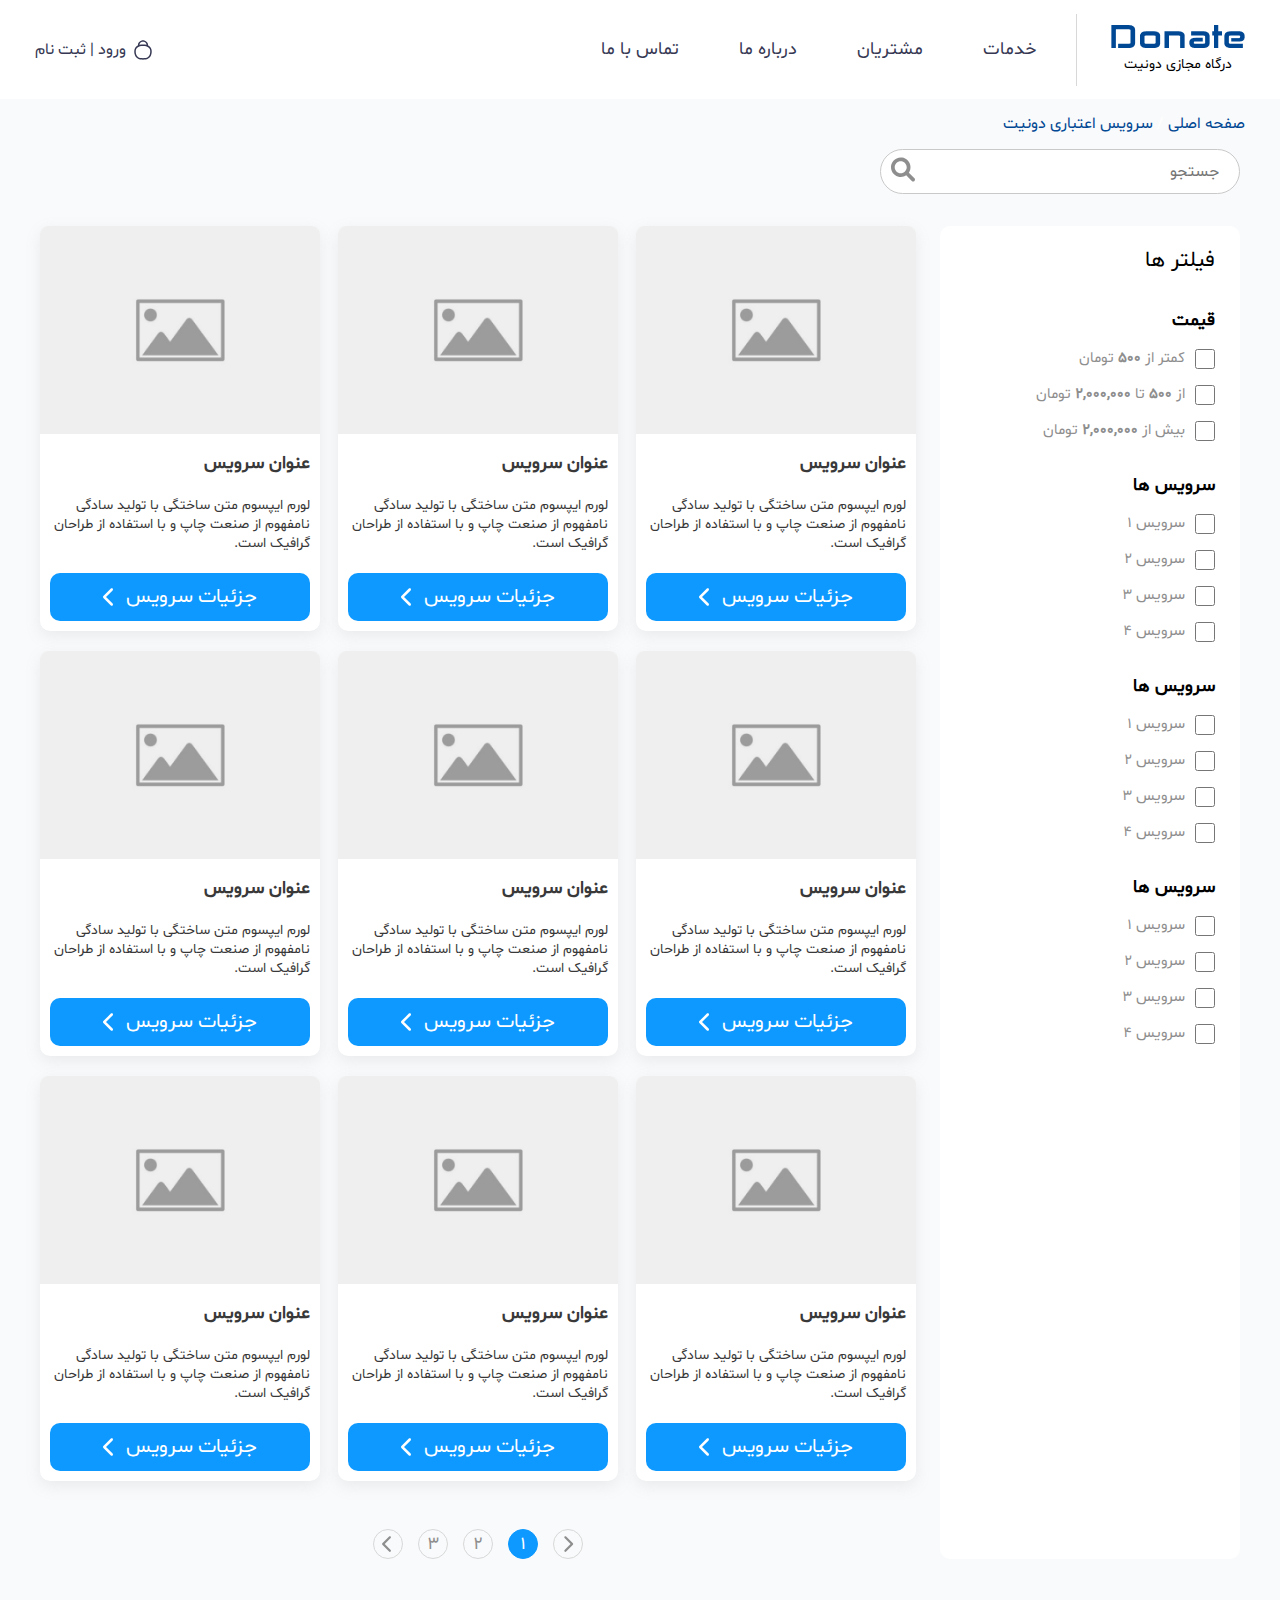
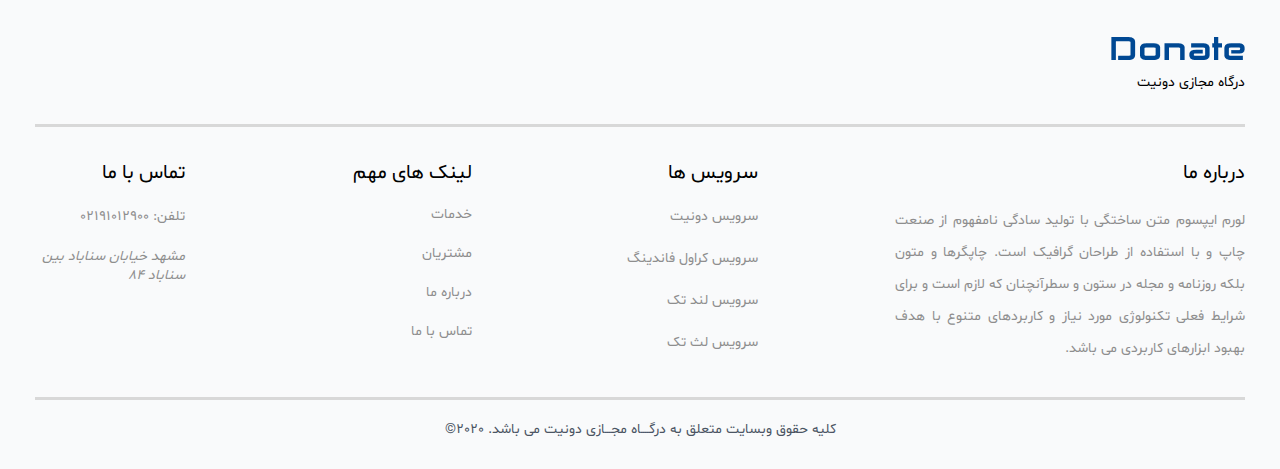
<file: service-donate.html>
<!DOCTYPE html>
<html lang="fa">
  <head>
    <meta charset="UTF-8" />
    <meta http-equiv="X-UA-Compatible" content="IE=edge" />
    <meta name="viewport" content="width=device-width, initial-scale=1.0" />
    <title>Donate</title>
    <!-- link icons -->
    <link rel="stylesheet" href="./assets/icons/all.min.css" />
    <!-- link styles -->
    <link rel="stylesheet" href="./styles/main.css" />
  </head>
  <body>
    <!-- overlay body -->
    <div class="overlay-body"></div>
    <!-- start header -->
    <header class="header">
      <div class="header-right">
        <div class="logo">
          <a href="index.html"><img src="./assets/images/logo.png" alt="" /></a>
          <p class="logo-desc">درگاه مجازی دونیت</p>
        </div>
        <nav class="navbar">
          <ul>
            <li class="nav-link"><a href="#services">خدمات</a></li>
            <li class="nav-link"><a href="#customers">مشتریان</a></li>
            <li class="nav-link"><a href="./about-us.html">درباره ما</a></li>
            <li class="nav-link"><a href="./contact-us.html">تماس با ما</a></li>
            <div class="register-login">
              <a href="./login-register.html">
                <img src="./assets/images/icon-register.svg" alt="icon-register" />
                <span class="register-title">ورود | ثبت نام</span>
              </a>
            </div>
          </ul>
        </nav>
        <div class="menu-bars">
          <span></span>
          <span></span>
          <span></span>
        </div>
      </div>
      <div class="register-login">
        <a href="./login-register.html">
          <img src="./assets/images/icon-register.svg" alt="icon-register" />
          <span class="register-title">ورود | ثبت نام</span>
        </a>
      </div>
    </header>
    <!-- end header -->

    <!-- start main -->
    <main>
      <!-- start service donate -->
      <section class="section-service-donate">
        <div class="path-page">
          <span
            ><a href="#">صفحه اصلی</a> /
            <a href="#">سرویس اعتباری دونیت</a></span
          >
        </div>
        <div class="search-service-donate">
          <form action="" class="search-form">
            <div class="input-group">
              <input type="text" placeholder="جستجو" />
              <button><i class="fa-solid fa-search"></i></button>
            </div>
          </form>
        </div>
      </section>
      <!-- end service donate -->

      <section class="section-donate-info">
        <div class="donate-filter">
          <h4 class="filter-title">فیلتر ها</h4>
          <div class="filter-items">
            <div class="filter-item">
              <h4>قیمت</h4>
              <ul>
                <li>
                  <input type="checkbox" />
                  <p>کمتر از <span>500</span> تومان</p>
                </li>
                <li>
                  <input type="checkbox" />
                  <p>از <span>500</span> تا <span>2,000,000</span> تومان</p>
                </li>
                <li>
                  <input type="checkbox" />
                  <p> بیش از <span>2,000,000</span> تومان</p>
                </li>
              </ul>
            </div>
          </div>
          <div class="filter-items">
            <div class="filter-item">
              <h4>سرویس ها</h4>
              <ul>
                <li>
                  <input type="checkbox" />
                  <p>سرویس 1</p>
                </li>
                <li>
                  <input type="checkbox" />
                  <p>سرویس 2</p>
                </li>
                <li>
                  <input type="checkbox" />
                  <p>سرویس 3</p>
                </li>
                <li>
                  <input type="checkbox" />
                  <p>سرویس 4</p>
                </li>
              </ul>
            </div>
          </div>
          <div class="filter-items">
            <div class="filter-item">
              <h4>سرویس ها</h4>
              <ul>
                <li>
                  <input type="checkbox" />
                  <p>سرویس 1</p>
                </li>
                <li>
                  <input type="checkbox" />
                  <p>سرویس 2</p>
                </li>
                <li>
                  <input type="checkbox" />
                  <p>سرویس 3</p>
                </li>
                <li>
                  <input type="checkbox" />
                  <p>سرویس 4</p>
                </li>
              </ul>
            </div>
          </div>
          <div class="filter-items">
            <div class="filter-item">
              <h4>سرویس ها</h4>
              <ul>
                <li>
                  <input type="checkbox" />
                  <p>سرویس 1</p>
                </li>
                <li>
                  <input type="checkbox" />
                  <p>سرویس 2</p>
                </li>
                <li>
                  <input type="checkbox" />
                  <p>سرویس 3</p>
                </li>
                <li>
                  <input type="checkbox" />
                  <p>سرویس 4</p>
                </li>
              </ul>
            </div>
          </div>
        </div>
        <div class="donate-items">
          <button class="toggle-filter"> <i class="fa fa-bars"></i>فیلتر ها</button>
          <div class="donate-items-list">
            <div class="service-donate">
              <img src="./assets/images/default.png" alt="default-img" />
              <div class="service-donate-info">
                <h4 class="donate-info-title">عنوان سرویس</h4>
                <p class="donate-info-desc">
                  لورم ایپسوم متن ساختگی با تولید سادگی نامفهوم از صنعت چاپ و با
                  استفاده از طراحان گرافیک است.
                </p>
                <a href="#" class="donate-info-more"
                  >جزئیات سرویس <i class="fa fa-chevron-left"></i
                ></a>
              </div>
            </div>
            <div class="service-donate">
              <img src="./assets/images/default.png" alt="default-img" />
              <div class="service-donate-info">
                <h4 class="donate-info-title">عنوان سرویس</h4>
                <p class="donate-info-desc">
                  لورم ایپسوم متن ساختگی با تولید سادگی نامفهوم از صنعت چاپ و با
                  استفاده از طراحان گرافیک است.
                </p>
                <a href="#" class="donate-info-more"
                  >جزئیات سرویس <i class="fa fa-chevron-left"></i
                ></a>
              </div>
            </div>
            <div class="service-donate">
              <img src="./assets/images/default.png" alt="default-img" />
              <div class="service-donate-info">
                <h4 class="donate-info-title">عنوان سرویس</h4>
                <p class="donate-info-desc">
                  لورم ایپسوم متن ساختگی با تولید سادگی نامفهوم از صنعت چاپ و با
                  استفاده از طراحان گرافیک است.
                </p>
                <a href="#" class="donate-info-more"
                  >جزئیات سرویس <i class="fa fa-chevron-left"></i
                ></a>
              </div>
            </div>
            <div class="service-donate">
              <img src="./assets/images/default.png" alt="default-img" />
              <div class="service-donate-info">
                <h4 class="donate-info-title">عنوان سرویس</h4>
                <p class="donate-info-desc">
                  لورم ایپسوم متن ساختگی با تولید سادگی نامفهوم از صنعت چاپ و با
                  استفاده از طراحان گرافیک است.
                </p>
                <a href="#" class="donate-info-more"
                  >جزئیات سرویس <i class="fa fa-chevron-left"></i
                ></a>
              </div>
            </div>
            <div class="service-donate">
              <img src="./assets/images/default.png" alt="default-img" />
              <div class="service-donate-info">
                <h4 class="donate-info-title">عنوان سرویس</h4>
                <p class="donate-info-desc">
                  لورم ایپسوم متن ساختگی با تولید سادگی نامفهوم از صنعت چاپ و با
                  استفاده از طراحان گرافیک است.
                </p>
                <a href="#" class="donate-info-more"
                  >جزئیات سرویس <i class="fa fa-chevron-left"></i
                ></a>
              </div>
            </div>
            <div class="service-donate">
              <img src="./assets/images/default.png" alt="default-img" />
              <div class="service-donate-info">
                <h4 class="donate-info-title">عنوان سرویس</h4>
                <p class="donate-info-desc">
                  لورم ایپسوم متن ساختگی با تولید سادگی نامفهوم از صنعت چاپ و با
                  استفاده از طراحان گرافیک است.
                </p>
                <a href="#" class="donate-info-more"
                  >جزئیات سرویس <i class="fa fa-chevron-left"></i
                ></a>
              </div>
            </div>
            <div class="service-donate">
              <img src="./assets/images/default.png" alt="default-img" />
              <div class="service-donate-info">
                <h4 class="donate-info-title">عنوان سرویس</h4>
                <p class="donate-info-desc">
                  لورم ایپسوم متن ساختگی با تولید سادگی نامفهوم از صنعت چاپ و با
                  استفاده از طراحان گرافیک است.
                </p>
                <a href="#" class="donate-info-more"
                  >جزئیات سرویس <i class="fa fa-chevron-left"></i
                ></a>
              </div>
            </div>
            <div class="service-donate">
              <img src="./assets/images/default.png" alt="default-img" />
              <div class="service-donate-info">
                <h4 class="donate-info-title">عنوان سرویس</h4>
                <p class="donate-info-desc">
                  لورم ایپسوم متن ساختگی با تولید سادگی نامفهوم از صنعت چاپ و با
                  استفاده از طراحان گرافیک است.
                </p>
                <a href="#" class="donate-info-more"
                  >جزئیات سرویس <i class="fa fa-chevron-left"></i
                ></a>
              </div>
            </div>
            <div class="service-donate">
              <img src="./assets/images/default.png" alt="default-img" />
              <div class="service-donate-info">
                <h4 class="donate-info-title">عنوان سرویس</h4>
                <p class="donate-info-desc">
                  لورم ایپسوم متن ساختگی با تولید سادگی نامفهوم از صنعت چاپ و با
                  استفاده از طراحان گرافیک است.
                </p>
                <a href="#" class="donate-info-more"
                  >جزئیات سرویس <i class="fa fa-chevron-left"></i
                ></a>
              </div>
            </div>
          </div>
          <div class="donate-pagination">
            <button class="btn-prev-paginate"><i class="fa fa-chevron-right"></i></button>
            <button class="btn-pagination active">1</button>
            <button class="btn-pagination">2</button>
            <button class="btn-pagination">3</button>
            <button class="btn-next-paginate"><i class="fa fa-chevron-left"></i></button>
          </div>
        </div>
      </section>
    </main>
    <!-- end main -->

    <!-- start footer -->
    <footer class="footer">
      <div class="footer-title">
        <h1 class="logo-text"><img src="./assets/images/logo.png" alt="" /></h1>
        <p class="logo-desc">درگاه مجازی دونیت</p>
      </div>
      <div class="footer-columns">
        <div class="footer-col col-about">
          <h5 class="footer-col-title">درباره ما</h5>
          <p class="footer-col-text">
            لورم ایپسوم متن ساختگی با تولید سادگی نامفهوم از صنعت چاپ و با
            استفاده از طراحان گرافیک است. چاپگرها و متون بلکه روزنامه و مجله در
            ستون و سطرآنچنان که لازم است و برای شرایط فعلی تکنولوژی مورد نیاز و
            کاربردهای متنوع با هدف بهبود ابزارهای کاربردی می باشد.
          </p>
        </div>
        <div class="footer-col col-services">
          <h5 class="footer-col-title">سرویس ها</h5>
          <ul class="footer-service-list">
            <li><a href="./service.html">سرویس دونیت</a></li>
            <li><a href="./service.html">سرویس کراول فاندینگ</a></li>
            <li><a href="./service.html">سرویس لند تک</a></li>
            <li><a href="./service.html">سرویس لث تک</a></li>
          </ul>
        </div>
        <div class="footer-col col-links">
          <h5 class="footer-col-title">لینک های مهم</h5>
          <ul class="footer-links-list">
            <li><a href="#">خدمات</a></li>
            <li><a href="#">مشتریان</a></li>
            <li><a href="#">درباره ما</a></li>
            <li><a href="#">تماس با ما</a></li>
          </ul>
        </div>
        <div class="footer-col col-contact">
          <h5 class="footer-col-title">تماس با ما</h5>
          <ul class="info-col-contact">
            <li><span>تلفن: 02191012900</span></li>
            <li><address>مشهد خیابان سناباد بین سناباد 84</address></li>
          </ul>
        </div>
      </div>
      <div class="copyright">
        <p>کلیه حقوق وبسایت متعلق به درگــــاه مجـــازی دونیت می باشد. 2020©</p>
      </div>
    </footer>
    <!-- end footer -->

    <!-- script icons -->
    <script src="./assets/icons/all.min.js"></script>
    <script src="./scripts/app.js"></script>
  </body>
</html>
</file>
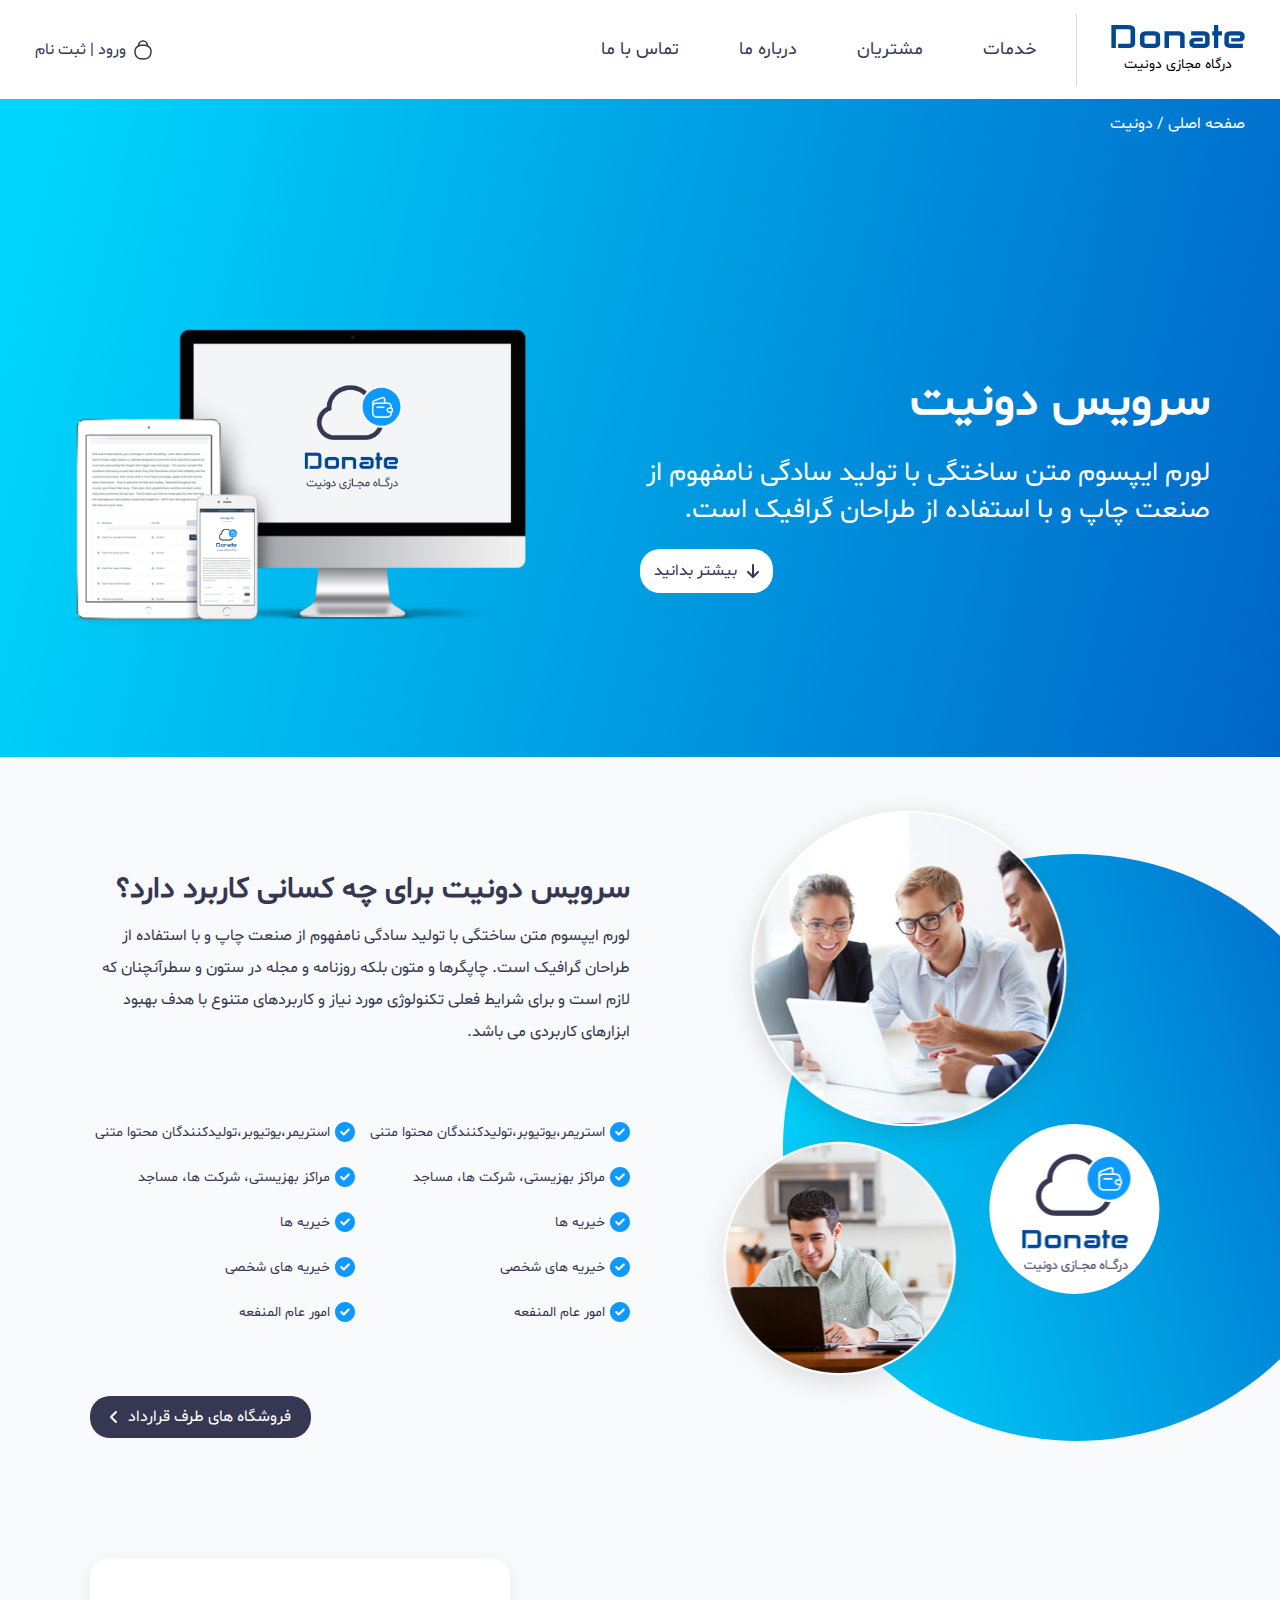
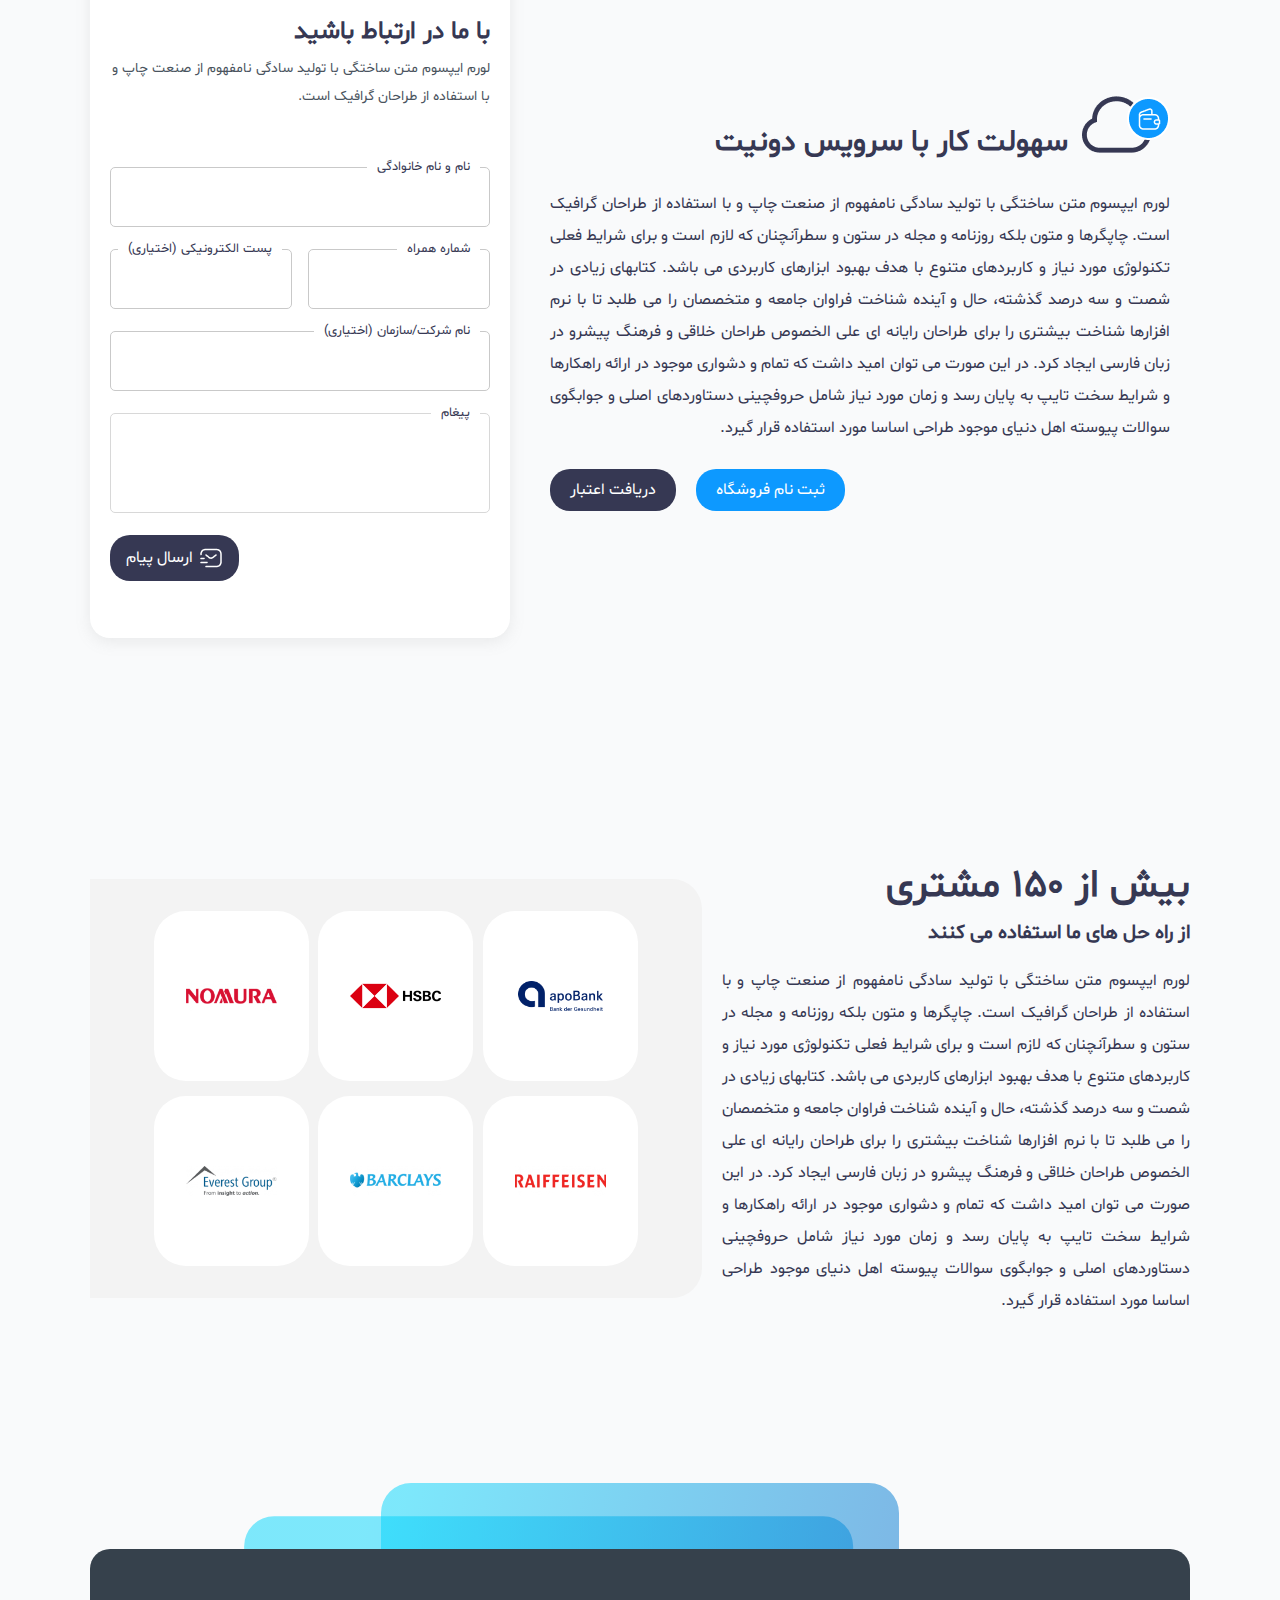
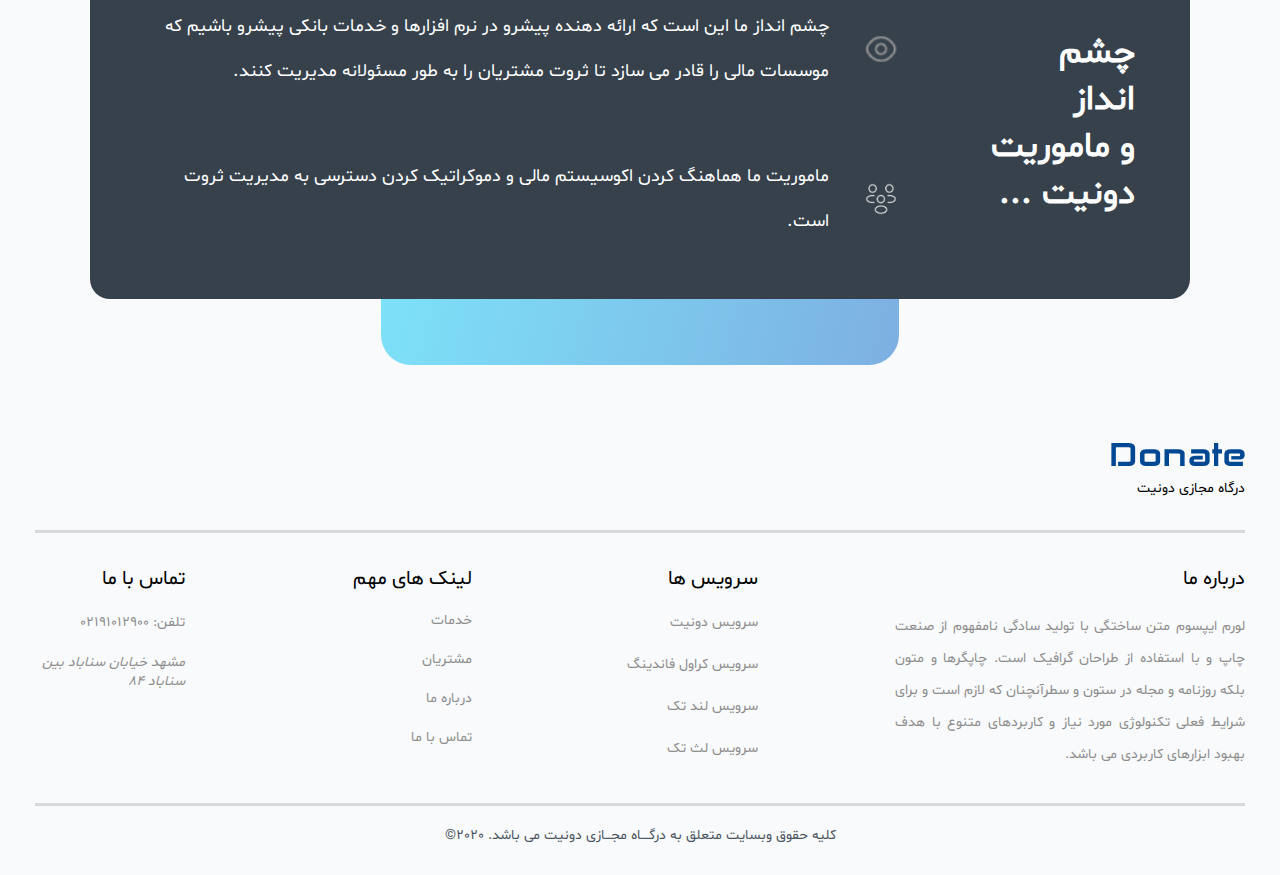
<file: service.html>
<!DOCTYPE html>
<html lang="fa">
  <head>
    <meta charset="UTF-8" />
    <meta http-equiv="X-UA-Compatible" content="IE=edge" />
    <meta name="viewport" content="width=device-width, initial-scale=1.0" />
    <title>Donate</title>
    <!-- link icons -->
    <link rel="stylesheet" href="./assets/icons/all.min.css" />
    <!-- link styles -->
    <link rel="stylesheet" href="./styles/main.css" />
  </head>
  <body>
   <!-- start header -->
   <header class="header">
    <div class="header-right">
      <div class="logo">
        <a href="index.html"><img src="./assets/images/logo.png" alt=""></a>
        <p class="logo-desc">درگاه مجازی دونیت</p>
      </div>
      <nav class="navbar">
        <ul>
          <li class="nav-link"><a href="#">خدمات</a></li>
          <li class="nav-link"><a href="#">مشتریان</a></li>
          <li class="nav-link"><a href="./about-us.html">درباره ما</a></li>
          <li class="nav-link"><a href="./contact-us.html">تماس با ما</a></li>
          <div class="register-login">
            <a href="./login-register.html">
              <img src="./assets/images/icon-register.svg" alt="icon-register" />
              <span class="register-title">ورود | ثبت نام</span>
            </a>
          </div>
        </ul>
      </nav>
      <div class="menu-bars">
        <span></span>
        <span></span>
        <span></span>
      </div>
    </div>
    <div class="register-login">
      <a href="./login-register.html">
        <img src="./assets/images/icon-register.svg" alt="icon-register" />
        <span class="register-title">ورود | ثبت نام</span>
      </a>
    </div>
  </header>
  <!-- end header -->

    <!-- start main -->
    <main>
      <!-- start header service -->
      <section class="section-header-service">
        <div class="path-page">
          <span><a href="#">صفحه اصلی</a> / <a href="#">دونیت</a></span>
        </div>
        <div class="header-service">
          <div class="header-service-text">
            <h1 class="header-service-title">سرویس دونیت</h1>
            <p class="header-service-desc">
              لورم ایپسوم متن ساختگی با تولید سادگی نامفهوم از صنعت چاپ و با
              استفاده از طراحان گرافیک است.
            </p>
            <a href="#know-more" class="btn-more-read"
              ><i class="fa-solid fa-arrow-down"></i> بیشتر بدانید</a
            >
          </div>
          <div class="header-service-image">
            <img src="./assets/images/service-page.png" alt="image-service" />
          </div>
        </div>
      </section>
      <!-- end header service -->

      <!-- start detail service -->
      <section class="section-detail-service" id="know-more">
        <div class="detail-service-image">
          <div class="service-image">
            <img src="./assets/images/Ellipse 6.png" alt="ellipse-img" />
          </div>
          <div class="service-image">
            <img src="./assets/images/Ellipse 7.png" alt="ellipse-img" />
          </div>
          <div class="service-image">
            <img src="./assets/images/donate-img.png" alt="donate-img" />
          </div>
        </div>
        <div class="detail-service-text">
          <h4 class="detail-service-title">
            سرویس دونیت برای چه کسانی کاربرد دارد؟
          </h4>
          <p class="detail-service-desc">
            لورم ایپسوم متن ساختگی با تولید سادگی نامفهوم از صنعت چاپ و با
            استفاده از طراحان گرافیک است. چاپگرها و متون بلکه روزنامه و مجله در
            ستون و سطرآنچنان که لازم است و برای شرایط فعلی تکنولوژی مورد نیاز و
            کاربردهای متنوع با هدف بهبود ابزارهای کاربردی می باشد.
          </p>
          <div class="detail-service-list">
            <div class="service-features">
              <ul>
                <li class="feature-item">
                  <i class="fa-solid fa-circle-check feature-icon"></i>
                  <span>استریمر،یوتیوبر،تولیدکنندگان محتوا متنی</span>
                </li>
                <li class="feature-item">
                  <i class="fa-solid fa-circle-check feature-icon"></i>
                  <span>مراکز بهزیستی، شرکت ها، مساجد</span>
                </li>
                <li class="feature-item">
                  <i class="fa-solid fa-circle-check feature-icon"></i>
                  <span>خیریه ها</span>
                </li>
                <li class="feature-item">
                  <i class="fa-solid fa-circle-check feature-icon"></i>
                  <span>خیریه های شخصی</span>
                </li>
                <li class="feature-item">
                  <i class="fa-solid fa-circle-check feature-icon"></i>
                  <span>امور عام المنفعه</span>
                </li>
              </ul>
            </div>
            <div class="service-features">
              <ul>
                <li class="feature-item">
                  <i class="fa-solid fa-circle-check feature-icon"></i>
                  <span>استریمر،یوتیوبر،تولیدکنندگان محتوا متنی</span>
                </li>
                <li class="feature-item">
                  <i class="fa-solid fa-circle-check feature-icon"></i>
                  <span>مراکز بهزیستی، شرکت ها، مساجد</span>
                </li>
                <li class="feature-item">
                  <i class="fa-solid fa-circle-check feature-icon"></i>
                  <span>خیریه ها</span>
                </li>
                <li class="feature-item">
                  <i class="fa-solid fa-circle-check feature-icon"></i>
                  <span>خیریه های شخصی</span>
                </li>
                <li class="feature-item">
                  <i class="fa-solid fa-circle-check feature-icon"></i>
                  <span>امور عام المنفعه</span>
                </li>
              </ul>
            </div>
          </div>
          <a href="#" class="btn-detail-service">
            فروشگاه های طرف قرارداد <i class="fa-solid fa-angle-left"></i
          ></a>
        </div>
      </section>
      <!-- end detail service -->

      <!-- start work service -->
      <section class="section-work-service">
        <div class="work-service-text">
          <h4 class="work-service-title">
            <img src="./assets/images/donate-cloud.png" alt="" /> سهولت کار با
            سرویس دونیت
          </h4>
          <p class="work-service-desc">
            لورم ایپسوم متن ساختگی با تولید سادگی نامفهوم از صنعت چاپ و با
            استفاده از طراحان گرافیک است. چاپگرها و متون بلکه روزنامه و مجله در
            ستون و سطرآنچنان که لازم است و برای شرایط فعلی تکنولوژی مورد نیاز و
            کاربردهای متنوع با هدف بهبود ابزارهای کاربردی می باشد. کتابهای زیادی
            در شصت و سه درصد گذشته، حال و آینده شناخت فراوان جامعه و متخصصان را
            می طلبد تا با نرم افزارها شناخت بیشتری را برای طراحان رایانه ای علی
            الخصوص طراحان خلاقی و فرهنگ پیشرو در زبان فارسی ایجاد کرد. در این
            صورت می توان امید داشت که تمام و دشواری موجود در ارائه راهکارها و
            شرایط سخت تایپ به پایان رسد و زمان مورد نیاز شامل حروفچینی
            دستاوردهای اصلی و جوابگوی سوالات پیوسته اهل دنیای موجود طراحی اساسا
            مورد استفاده قرار گیرد.
          </p>
          <div class="work-service-btns">
            <a href="./register-store.html" class="btn-work btn-register-store">ثبت نام فروشگاه</a>
            <a href="#" class="btn-work btn-get-validity">دریافت اعتبار</a>
          </div>
        </div>
        <div class="work-service-form-container">
          <div class="service-form">
            <h4 class="work-service-form-title">با ما در ارتباط باشید</h4>
            <p class="work-service-form-desc">
              لورم ایپسوم متن ساختگی با تولید سادگی نامفهوم از صنعت چاپ و با
              استفاده از طراحان گرافیک است.
            </p>
            <form action="" class="work-service-form">
              <div class="form-control">
                <input type="text" class="work-service-input" />
                <span class="placeholder form-placeholder"
                  >نام و نام خانوادگی</span
                >
              </div>
              <div class="form-group">
                <div class="form-control">
                  <input type="text" class="work-service-input" />
                  <span class="placeholder form-placeholder">شماره همراه</span>
                </div>
                <div class="form-control">
                  <input type="text" class="work-service-input" />
                  <span class="placeholder form-placeholder"
                    >پست الکترونیکی (اختیاری)</span
                  >
                </div>
              </div>
              <div class="form-control">
                <input type="text" class="work-service-input" />
                <span class="placeholder form-placeholder"
                  >نام شرکت/سازمان (اختیاری)</span
                >
              </div>
              <div class="form-control">
                <textarea
                  name=""
                  cols="30"
                  rows="10"
                  class="textarea"
                ></textarea>
                <span class="placeholder form-placeholder">پیغام</span>
              </div>
              <button type="submit" class="btn-submit-service-form">
                <img
                  src="./assets/images/sms-tracking.png"
                  alt="sms-traking-image"
                />
                ارسال پیام
              </button>
            </form>
          </div>
        </div>
      </section>
      <!-- end work service -->

      <!-- start customers section -->
      <section class="section-customers">
        <div class="customer-text">
          <h4 class="customer-title">بیش از 150 مشتری</h4>
          <h6 class="customer-subtitle">از راه حل های ما استفاده می کنند</h6>
          <p class="customer-desc">
            لورم ایپسوم متن ساختگی با تولید سادگی نامفهوم از صنعت چاپ و با
            استفاده از طراحان گرافیک است. چاپگرها و متون بلکه روزنامه و مجله در
            ستون و سطرآنچنان که لازم است و برای شرایط فعلی تکنولوژی مورد نیاز و
            کاربردهای متنوع با هدف بهبود ابزارهای کاربردی می باشد. کتابهای زیادی
            در شصت و سه درصد گذشته، حال و آینده شناخت فراوان جامعه و متخصصان را
            می طلبد تا با نرم افزارها شناخت بیشتری را برای طراحان رایانه ای علی
            الخصوص طراحان خلاقی و فرهنگ پیشرو در زبان فارسی ایجاد کرد. در این
            صورت می توان امید داشت که تمام و دشواری موجود در ارائه راهکارها و
            شرایط سخت تایپ به پایان رسد و زمان مورد نیاز شامل حروفچینی
            دستاوردهای اصلی و جوابگوی سوالات پیوسته اهل دنیای موجود طراحی اساسا
            مورد استفاده قرار گیرد.
          </p>
        </div>
        <div class="customers-list">
          <div class="customers-logo">
            <div class="customer-row">
              <div class="logo-icon">
                <img src="./assets/images/customers/1.png" alt="logo" />
              </div>
              <div class="logo-icon">
                <img src="./assets/images/customers/2.png" alt="logo" />
              </div>
              <div class="logo-icon">
                <img src="./assets/images/customers/3.png" alt="logo" />
              </div>
            </div>
            <div class="customer-row">
              <div class="logo-icon">
                <img src="./assets/images/customers/4.png" alt="logo" />
              </div>
              <div class="logo-icon">
                <img src="./assets/images/customers/5.png" alt="logo" />
              </div>
              <div class="logo-icon">
                <img src="./assets/images/customers/6.png" alt="logo" />
              </div>
            </div>
          </div>
        </div>
      </section>
      <!-- end customers section -->

      <!-- start vision section -->
      <section class="section-vision">
        <div class="overlay-blue overlay-1"></div>
        <div class="overlay-blue overlay-2"></div>
        <div class="box-vision">
          <div class="vision-right-text">
            <h4 class="vision-title">
              چشم انداز <br />
              و ماموریت <br />
              دونیت ...
            </h4>
          </div>
          <div class="vision-left-text">
            <div>
              <img src="./assets/images/eye.png" alt="eye-icon" />
              <p class="vision-desc">
                چشم انداز ما این است که ارائه دهنده پیشرو در نرم افزارها و خدمات
                بانکی پیشرو باشیم که موسسات مالی را قادر می سازد تا ثروت مشتریان
                را به طور مسئولانه مدیریت کنند.
              </p>
            </div>
            <div>
              <img src="./assets/images/people.png" alt="people-icon" />
              <p class="vision-desc">
                ماموریت ما هماهنگ کردن اکوسیستم مالی و دموکراتیک کردن دسترسی به
                مدیریت ثروت است.
              </p>
            </div>
          </div>
        </div>
      </section>
      <!-- end vision section -->
    </main>
    <!-- end main -->

    <!-- start footer -->
    <footer class="footer">
      <div class="footer-title">
        <h1 class="logo-text"><img src="./assets/images/logo.png" alt=""></h1>
        <p class="logo-desc">درگاه مجازی دونیت</p>
      </div>
      <div class="footer-columns">
        <div class="footer-col col-about">
          <h5 class="footer-col-title">درباره ما</h5>
          <p class="footer-col-text">
            لورم ایپسوم متن ساختگی با تولید سادگی نامفهوم از صنعت چاپ و با
            استفاده از طراحان گرافیک است. چاپگرها و متون بلکه روزنامه و مجله در
            ستون و سطرآنچنان که لازم است و برای شرایط فعلی تکنولوژی مورد نیاز و
            کاربردهای متنوع با هدف بهبود ابزارهای کاربردی می باشد.
          </p>
        </div>
        <div class="footer-col col-services">
          <h5 class="footer-col-title">سرویس ها</h5>
          <ul class="footer-service-list">
            <li><a href="./service.html">سرویس دونیت</a></li>
            <li><a href="./service.html">سرویس کراول فاندینگ</a></li>
            <li><a href="./service.html">سرویس لند تک</a></li>
            <li><a href="./service.html">سرویس لث تک</a></li>
          </ul>
        </div>
        <div class="footer-col col-links">
          <h5 class="footer-col-title">لینک های مهم</h5>
          <ul class="footer-links-list">
            <li><a href="#">خدمات</a></li>
            <li><a href="#">مشتریان</a></li>
            <li><a href="#">درباره ما</a></li>
            <li><a href="#">تماس با ما</a></li>
          </ul>
        </div>
        <div class="footer-col col-contact">
          <h5 class="footer-col-title">تماس با ما</h5>
          <ul class="info-col-contact">
            <li><span>تلفن: 02191012900</span></li>
            <li><address>مشهد خیابان سناباد بین سناباد 84</address></li>
          </ul>
        </div>
      </div>
      <div class="copyright">
        <p>کلیه حقوق وبسایت متعلق به درگــــاه مجـــازی دونیت می باشد. 2020©</p>
      </div>
    </footer>
    <!-- end footer -->

    <!-- script icons -->
    <script src="./assets/icons/all.min.js"></script>
    <script src="./scripts/app.js"></script>
  </body>
</html>
</file>
<file: styles/main.css>
@import "./reset.css";
@import "./colors.css";
@import "./header.css";
@import "./footer.css";

input:not(input[type="checkbox"], input[type="submit"], input[type="radio"]),
select {
  outline: none;
  width: 100%;
  height: 60px;
  border: 1px solid var(--color-border-input);
  border-radius: 5px;
  padding: 2px 20px;
  font-size: 16px;
  color: var(--color-blue-dark);
}
.input-register-login {
  padding: 2px 40px !important;
}
select option {
  font-size: 16px;
  color: var(--color-blue-dark) !important;
}

section:not(.section-slide, .section-donate-info, .section-form-store, .section-header-service, .section-header-about, .section-header-contact, .section-service-donate) {
  padding: 70px 90px;
}
.section-title {
  font-size: 30px;
  color: var(--color-blue-dark);
  padding-bottom: 20px;
  text-align: center;
}

.path-page {
  padding: 14px 35px;
  color: var(--color-white) !important;
}
.path-page span,
.path-page a {
  color: var(--color-white) !important;
  font-size: 16px;
}

/* ===== Slide section styles ===== */
.section-slide {
  width: 100%;
  height: 657px;
  background-image: url("../assets/images/top-image.png");
  background-position: center;
  background-size: cover;
  position: relative;
}
.slide-container {
  position: absolute;
  width: 100%;
  top: 40%;
  right: 50%;
  transform: translateX(50%);
  display: flex;
  justify-content: space-between;
  padding: 0 80px;
}
.slide-options {
  width: 30%;
  padding: 0 1rem;
  display: flex;
  align-items: center;
  column-gap: 20px;
}
.slide-items {
  width: 70%;
}
.slide-progress {
  width: 5px;
  height: 191px;
  background-color: var(--color-white);
  position: relative;
  border-radius: 10px;
  overflow: hidden;
}
.slide-progress-bar {
  position: absolute;
  top: 0;
  width: 100%;
  height: 0;
  background-color: var(--color-blue);
  transition: all .3s ease-in;
}
.slide-links ul {
  display: flex;
  flex-direction: column;
  row-gap: 20px;
}
.slide-links ul li {
  display: flex;
  align-items: center;
  column-gap: 10px;
  font-size: 20px;
  color: var(--color-white);
  cursor: pointer;
  transition: .3s ease-in;
}
.slide-links ul li.active {
  color: var(--color-blue-icon);
}

.slide-items-box {
  position: relative;
  width: 100%;
  min-height: 433px;
  background: linear-gradient(76.79deg, #0065c8 0%, #00d5fc 95.83%);
  border-radius: 30px;
  display: flex;
  align-items: center;
  justify-content: center;
}
.slide-item-info {
  position: absolute;
  width: 85%;
  display: flex;
  flex-direction: column;
  align-items: flex-start;
  row-gap: 28px;
  opacity: 0;
  visibility: hidden;
  transition: all .3s ease-in;
}
.slide-item-info.active {
  opacity: 1;
  visibility: visible;
}
.slide-items-box::after {
  position: absolute;
  content: "";
  width: 517px;
  height: 423px;
  left: -55px;
  bottom: -55px;
  background: linear-gradient(80.8deg, #0065c8 -27.72%, #00d5fc 81.62%);
  opacity: 0.5;
  border-radius: 30px;
  z-index: -1;
}
.title-slide-box {
  font-size: 40px;
  color: var(--color-white);
  font-weight: 700;
}
.slide-box-desc {
  color: var(--color-white);
  font-size: 20px;
  font-weight: 400;
  line-height: 35px;
}
.btn-more-container {
  width: 100%;
  display: flex;
  justify-content: flex-end;
}
.btn-more-service {
  font-size: 25px;
  font-weight: 500;
  color: var(--color-blue-dark);
  display: flex;
  align-items: center;
  justify-items: end;
  column-gap: 10px;
  padding: 20px;
  border-radius: 20px;
  background-color: var(--color-white);
}

/* ===== About section styles ===== */
.section-about {
  margin-top: 10rem;
  display: flex;
  align-items: center;
  justify-content: space-between;
}
.about-text {
  width: 50%;
  display: flex;
  flex-direction: column;
  row-gap: 20px;
}
.about-title {
  font-size: 40px;
  font-weight: 700;
}
.about-desc {
  color: var(--color-blue-dark);
  line-height: 32px;
  text-align: justify;
}
.about-image {
  position: relative;
}
.image-device {
  position: relative;
  margin-top: 5rem;
}
.about-image img {
  width: 645px;
}
.about-shape {
  position: absolute;
  width: 434px;
  height: 434px;
  top: -12%;
  right: 50%;
  transform: translateX(50%);
  z-index: -1;
}
.about-shape span {
  display: inline-block;
  position: absolute;
  border-radius: 50%;
}
.about-shape span:not(:first-child) {
  top: 50%;
  right: 50%;
  transform: translate(50%, -50%);
}
.about-shape span:first-child {
  width: 100%;
  height: 100%;
  background-color: var(--color-white-2);
}
.about-shape span:nth-child(2) {
  width: 332px;
  height: 332px;
  background-color: var(--color-blue-light);
}
.about-shape span:nth-child(3) {
  width: 216px;
  height: 216px;
  background-color: var(--color-blue-light-2);
}

/* ===== Services section styles ===== */
.section-services {
  margin-top: 3rem;
  background-color: var(--color-gray-3);
  display: flex;
  flex-direction: column;
  justify-content: center;
}
.services-about {
  color: var(--color-blue-dark);
  max-width: 832px;
  text-align: center;
  line-height: 32px;
  margin: 0 auto;
  font-size: 14px;
}
.service-items {
  display: flex;
  justify-content: space-between;
  margin-top: 4rem;
}
.service-item {
  width: 24%;
  height: 624px;
  background-color: var(--color-white);
  border-radius: 32px;
  box-shadow: 0px 5px 10px rgba(149, 149, 149, 0.2);
  display: flex;
  flex-direction: column;
  align-items: center;
  justify-content: space-between;
  padding: 60px 20px 30px 20px;
}
.service-item-content {
  display: flex;
  flex-direction: column;
  align-items: center;
  row-gap: 25px;
}
.service-item .service-icon {
  position: relative;
}
.service-icon img {
  width: 100%;
}
.overlay-icon {
  position: absolute;
  width: 39px;
  height: 39px;
  right: -18px;
  top: 0;
  border-radius: 50%;
  background-color: var(--color-blue-icon);
  text-align: center;
  line-height: 49px;
}
.overlay-icon img {
  width: 20px;
  height: 20px;
}
.service-title {
  font-size: 25px;
  color: var(--color-blue-dark);
  font-weight: 700;
}
.service-desc {
  height: 83px;
  line-height: 28px;
  color: var(--color-blue-dark);
  font-size: 14px;
}
.service-features {
  width: 100%;
}
.service-features ul {
  display: flex;
  flex-direction: column;
  align-items: flex-start;
  row-gap: 25px;
}
.feature-item {
  font-size: 14px;
  color: var(--color-blue-icon);
  display: flex;
  align-items: center;
  column-gap: 5px;
}
.feature-item span {
  color: var(--color-blue-dark);
}
.feature-icon {
  width: 20px;
  height: 20px;
}
.btn-service,
.btn-detail-service,
.btn-get-validity {
  background-color: var(--color-blue-dark);
  border-radius: 20px;
  padding: 10px 20px;
  color: var(--color-white);
  display: flex;
  align-items: center;
  column-gap: 10px;
}

/* ===== Team section styles ===== */
.section-team {
  display: flex;
  flex-direction: column;
}
.team-about {
  color: var(--color-blue-dark);
  max-width: 832px;
  text-align: center;
  line-height: 32px;
  margin: 0 auto;
  font-size: 14px;
}
.team-members {
  display: flex;
  justify-content: space-between;
}
.member {
  margin-top: 4rem;
  width: 19%;
  height: 270px;
  background-color: var(--color-white);
  box-shadow: 0px 5px 15px rgba(149, 149, 149, 0.15);
  border-radius: 32px;
  padding: 2rem;
  display: flex;
  flex-direction: column;
  align-items: center;
}
.member-image img {
  width: 122px;
  height: 122px;
}
.info-member {
  text-align: center;
}
.name-member {
  font-size: 20px;
  color: var(--color-blue-dark);
  font-weight: 400;
  margin-top: 10px;
}
.job-member {
  color: var(--color-blue-dark);
  font-weight: 300;
  font-size: 15px;
  margin-top: 8px;
}

/* ===== Customers section styles ===== */
.section-customers {
  margin-top: 2rem;
  display: flex;
  justify-content: space-between;
  align-items: center;
}
.customer-text {
  width: 60%;
  padding-left: 20px;
}
.customer-title {
  font-size: 39px;
  font-weight: 700;
  color: var(--color-blue-dark);
}
.customer-subtitle {
  font-weight: 600;
  font-size: 20px;
  color: var(--color-blue-dark);
  margin-top: 6px;
}
.customer-desc {
  text-align: justify;
  color: var(--color-blue-dark);
  font-size: 16px;
  line-height: 32px;
  margin-top: 18px;
}
.customers-list {
  width: 789px;
  background-color: var(--color-gray-3);
  border-radius: 0px 30px 30px 0px;
  display: flex;
  align-items: center;
  justify-content: center;
  padding: 2rem 4rem;
}
.customer-row {
  display: flex;
  justify-content: space-between;
}
.customers-logo {
  width: 100%;
  display: flex;
  flex-direction: column;
  row-gap: 15px;
}
.customer-row .logo-icon {
  width: 32%;
  height: 170px;
  background-color: var(--color-white);
  border-radius: 32px;
  padding: 2rem;
  display: flex;
  align-items: center;
  justify-content: center;
}
.logo-icon img {
  width: 100%;
}

/* ===== Login form ===== */
.form-container {
  position: relative;
  background-color: var(--color-white);
  display: flex;
  height: 1021px;
}
.form-content {
  width: calc(100% - 60%);
  height: 100%;
  display: flex;
  flex-direction: column;
  justify-content: flex-end;
  align-items: center;
  padding: 20px 0;
}
.login-content-box,
.register-content-box {
  position: absolute;
  min-height: 751px;
  display: flex;
  top: 240px;
  flex-direction: column;
  justify-content: center;
  row-gap: 40px;
  padding: 20px 100px 20px 0;
  transition: 0.5s ease-out;
  opacity: 0;
  visibility: visible;
}
.login-content-box.active {
  visibility: visible;
  opacity: 1;
  z-index: 1;
}
.register-content-box.active {
  visibility: visible;
  opacity: 1;
  z-index: 1;
}
.login-ui {
  width: 60%;
  background-image: url("../assets/images/bg-login.png");
  background-position: center;
  background-size: 100% 100%;
  background-repeat: no-repeat;
  display: flex;
  flex-direction: column;
  align-items: flex-end;
}
.form-login-title,
.form-register-title {
  font-size: 30px;
  font-weight: 700;
  color: var(--color-blue-dark);
  transition: 0.5s ease-out;
}
.form-login-title,
.form-register-title {
  transform: translateY(130%);
  opacity: 0;
  visibility: hidden;
}
.login-content-box.active .form-login-title,
.register-content-box.active .form-register-title {
  transform: translateY(0);
  opacity: 1;
  visibility: visible;
}

.form {
  width: 100%;
  display: flex;
  flex-direction: column;
  row-gap: 22px;
}
.form-control {
  width: 100%;
  position: relative;
  display: flex;
  flex-wrap: wrap;
  justify-content: space-between;
  row-gap: 10px;
  transition: 0.5s ease-out;
}
.login-content-box .form-control input:focus + .placeholder,
.register-content-box .form-control input:focus + .placeholder,
.register-content-box
  .form-control
  input:not(:placeholder-shown)
  + .placeholder,
.login-content-box .form-control input:not(:placeholder-shown) + .placeholder {
  transform: translateY(-170%);
}

.login-content-box form .form-control,
.register-content-box form .form-control {
  opacity: 0;
  visibility: hidden;
}
.login-content-box form .form-control:first-child {
  transform: translateY(-60%);
}
.register-content-box form .form-control:first-child {
  transform: translateY(120%);
}
.register-content-box form .form-control:nth-child(5) {
  transform: translateY(-120%);
}
.login-content-box form .form-control:nth-child(2) {
  transform: translateY(60%);
}
.login-content-box.active form .form-control,
.register-content-box.active form .form-control {
  transform: translateY(0);
  visibility: visible;
  opacity: 1;
}

.placeholder {
  display: inline-block;
  position: absolute;
  padding: 3px;
  background-color: var(--color-white);
  top: 50%;
  right: 10%;
  transform: translateY(-50%);
  font-size: 14px;
  color: var(--color-gray-dark);
  pointer-events: none;
  transition: 0.2s ease-in;
}
.form-control .form-icon {
  position: absolute;
  top: 50%;
  width: 24px;
  height: 24px;
  transform: translateY(-50%);
}
.profile-icon,
.key-icon {
  right: 12px;
}
.tick-icon,
.password-icon {
  left: 12px;
}
.password-icon {
  cursor: pointer;
}
.remember-me-container {
  display: flex;
  align-items: center;
  column-gap: 10px;
}
.remember-me-container span {
  color: var(--color-blue-dark);
  font-size: 16px;
}
.remember-me-container input[type="checkbox"] {
  width: 20px;
  height: 20px;
}
.remember-password {
  color: var(--color-blue-icon);
  font-size: 16px;
}
.login-submit,
.register-submit {
  color: var(--color-white);
  height: 50px;
  font-size: 20px;
  border: none;
  background-color: var(--color-blue);
  border-radius: 20px;
  cursor: pointer;
  margin-top: 13px;
  transition: 0.5s ease-out;
  opacity: 0;
  visibility: visible;
}
.login-submit {
  transform: translateY(120%);
}
.register-submit {
  transform: translateY(-120%);
}
.login-content-box.active .login-submit,
.register-content-box.active .register-submit {
  transform: translateY(0);
  visibility: visible;
  opacity: 1;
}
.lines {
  display: flex;
  justify-content: space-between;
  align-items: center;
  transition: 0.5s ease-out;
  opacity: 0;
  visibility: hidden;
}
.login-content-box.active .lines,
.register-content-box.active .lines {
  opacity: 1;
  visibility: visible;
}
.line-form-right,
.line-form-left {
  display: inline-block;
  width: 190px;
  height: 1px;
  background-color: var(--color-blue-dark);
  position: relative;
}
.line-form-left::before,
.line-form-right::after {
  background-color: var(--color-blue-dark);
}
.line-form-right::before {
  display: none;
}
.line-form-left::after {
  display: none;
}
.line-form-left::before {
  left: -2px;
}
.lines .circle {
  position: relative;
  display: inline-block;
  width: 15px;
  height: 15px;
  background-color: var(--color-blue-icon);
  border-radius: 50%;
}
.circle::after {
  position: absolute;
  content: "";
  width: 70%;
  height: 70%;
  background-color: var(--color-white);
  top: 50%;
  right: 50%;
  transform: translate(50%, -55%);
  border-radius: 50%;
}
.register-link,
.login-link {
  text-align: center;
  transition: 0.5s ease-out;
  opacity: 0;
  visibility: visible;
}
.login-link {
  transform: translateY(-60%);
}
.register-link {
  transform: translateY(60%);
}
.login-content-box.active .register-link,
.register-content-box.active .login-link {
  transform: translateY(0);
  visibility: visible;
  opacity: 1;
}
.register-link h5 {
  font-size: 16px;
  font-weight: 400;
}
.register-link h5 a,
.login-link a {
  color: var(--color-blue);
}
.links-bottom {
  display: flex;
  justify-content: center;
  column-gap: 5px;
  color: var(--color-gray-4);
  padding-right: 100px;
}
.links-bottom a {
  color: var(--color-gray-4);
  font-size: 12px;
}

.login-ui-box {
  margin-top: 330px;
  display: flex;
  justify-content: space-between;
  padding-left: 100px;
}
.login-ui-box .orbit-image img {
  mix-blend-mode: color-dodge;
}
.login-ui-text {
  display: flex;
  justify-content: center;
  align-items: flex-end;
}
.login-ui-text img {
  transform: translateY(-80px);
}
.login-ui-text p {
  font-size: 29px;
  color: var(--color-white);
  writing-mode: vertical-lr;
  text-align: left;
  transform: translateY(-80px) rotate(-180deg);
  font-weight: 400;
}
.login-ui-socials {
  display: flex;
  align-items: center;
  column-gap: 20px;
}
.line {
  display: inline-block;
  height: 1px;
  position: relative;
}
.login-ui-line {
  width: 195px;
  background-color: var(--color-gray);
}
.line::before,
.line::after {
  position: absolute;
  content: "";
  width: 5px;
  height: 5px;
  transform: rotate(45deg) translateY(-50%);
}
.login-ui-line::before,
.login-ui-line:after {
  background-color: var(--color-gray);
}
.login-ui-line::before {
  left: -2px;
  top: 0;
}
.login-ui-line:after {
  right: -2px;
  top: 0;
}
.socials a {
  padding: 5px;
}
.socials a img {
  width: 24px;
  height: 24px;
}
.error-input {
  font-size: 13px;
  background-color: #EC7272;
  padding: 5px 15px;
  border-radius: 3px;
  color: var(--color-white);
}

/* ========== Service & About Page ===========  */
.section-header-service,
.section-header-about,
.section-header-contact {
  height: 658px;
  background: linear-gradient(-76.79deg, #0065c8 0%, #00d5fc 95.83%);
}
.header-service,
.header-about,
.header-contact {
  display: flex;
  justify-content: space-between;
  padding: 0 70px;
}
.header-service {
  transform: translateY(180px);
}
.header-service-text,
.header-about-text,
.header-contact-text {
  width: 50%;
  display: flex;
  flex-direction: column;
  justify-content: center;
  align-items: flex-start;
  row-gap: 20px;
}
.header-service-image {
  width: 40%;
}
.header-service-image img {
  width: 100%;
}
.header-service-title,
.header-about-title,
.header-contact-title {
  font-size: 48px;
  color: var(--color-white);
  font-weight: 700;
}
.header-service-desc,
.header-about-desc,
.header-contact-desc {
  font-size: 27px;
  color: var(--color-white);
}
.btn-more-read {
  background-color: var(--color-white);
  border-radius: 20px;
  padding: 11px 14px;
  color: var(--color-blue-dark);
  display: flex;
  align-items: center;
  column-gap: 10px;
  align-self: flex-end;
}

/* detail service */
.section-detail-service {
  display: flex;
  margin-top: 2rem;
  padding: 0 90px !important;
}
.detail-service-image {
  position: relative;
  width: 500px;
}
.detail-service-image::before {
  position: absolute;
  content: "";
  width: 587px;
  height: 587px;
  background: linear-gradient(-76.79deg, #0065c8 0%, #00d5fc 95.83%);
  border-radius: 50%;
  top: 10%;
  right: -180px;
  transform: rotate(-30deg);
  z-index: -1;
}
.service-image {
  position: absolute;
  z-index: 1000;
  height: 0;
}
.service-image:first-child {
  transform: translateX(-25%);
}
.service-image:nth-child(2) {
  transform: translate(-70%, 330px);
}
.service-image:last-child {
  width: 170px;
  height: 170px;
  background-color: var(--color-white);
  border-radius: 50%;
  display: flex;
  align-items: center;
  justify-content: center;
  transform: translate(-18%, 197%);
}
.detail-service-text {
  width: calc(100% - 500px);
  padding: 80px 60px 0 0;
  display: flex;
  flex-direction: column;
}
.detail-service-title {
  font-size: 30px;
  color: var(--color-blue-dark);
  font-weight: 700;
}
.detail-service-desc {
  color: var(--color-blue-dark);
  font-size: 16px;
  line-height: 32px;
  margin-top: 10px;
}
.detail-service-list {
  display: flex;
  justify-content: space-between;
  column-gap: 10px;
  margin: 74px 0;
}
.btn-detail-service {
  align-self: flex-end;
}

/* work service */
.section-work-service {
  display: flex;
  justify-content: space-between;
  padding: 120px 90px !important;
}
.work-service-text {
  width: 60%;
  display: flex;
  flex-direction: column;
  justify-content: center;
  padding: 20px;
}
.work-service-title {
  display: flex;
  align-items: flex-end;
  column-gap: 10px;
  color: var(--color-blue-dark);
  font-size: 30px;
}
.work-service-desc {
  color: var(--color-blue-dark);
  line-height: 32px;
  text-align: justify;
  margin: 25px 0;
}
.work-service-btns {
  display: flex;
  justify-content: flex-end;
  align-items: center;
  column-gap: 20px;
}
.btn-register-store {
  border-radius: 20px;
  padding: 10px 20px;
  color: var(--color-white);
  background-color: var(--color-blue-icon);
}

.work-service-form-container {
  width: 40%;
  display: flex;
  justify-content: flex-end;
}
.service-form {
  width: 420px;
  padding: 57px 20px;
  border-radius: 20px;
  background-color: var(--color-white);
  box-shadow: 0px 4px 15px rgba(142, 142, 142, 0.15);
}
.work-service-form {
  margin-top: 56px;
  display: flex;
  flex-direction: column;
  align-items: flex-end;
  row-gap: 22px;
}
.work-service-form-title {
  font-size: 25px;
  font-weight: 700;
  color: var(--color-blue-dark);
}
.work-service-form-desc {
  font-size: 14px;
  line-height: 28px;
  color: #4a545e;
  margin-top: 6px;
}
.work-service-form .form-control {
  position: relative;
  width: 100%;
}
.work-service-input,
.textarea {
  width: 100%;
  height: 50px;
  background-color: var(--color-white);
  border-radius: 5px;
  border: 1px solid var(--color-gray);
  padding: 2px 20px;
  outline: none;
  font-size: 16px;
}
.form-placeholder {
  position: absolute;
  right: 10px;
  top: 0;
  padding: 0 10px;
  background-color: var(--color-white);
  font-size: 13px;
  color: var(--color-blue-dark);
}
.form-group {
  width: 100%;
  display: flex;
  justify-content: space-between;
}
.form-group .form-control {
  width: 48%;
}
.textarea {
  height: 100px !important;
  resize: none;
  padding-top: 15px !important;
}
.btn-submit-service-form {
  background-color: var(--color-blue-dark);
  border-radius: 20px;
  color: var(--color-white);
  font-size: 16px;
  border: none;
  display: flex;
  align-items: center;
  justify-content: flex-end;
  column-gap: 6px;
  padding: 11px 16px;
}

/* vision */
.section-vision {
  position: relative;
  height: 482px;
  display: flex;
  align-items: center;
  justify-content: center;
  margin-top: 6rem;
}
.overlay-blue {
  position: absolute;
  right: 50%;
  transform: translateX(50%);
  opacity: 0.5;
  border-radius: 30px;
  z-index: -1;
}
.overlay-1 {
  width: 518px;
  height: 482px;
  background: linear-gradient(-76.79deg, #0065c8 0%, #00d5fc 95.83%);
}
.overlay-2 {
  width: 609px;
  height: 347px;
  transform: translate(35%, -10%);
  background: linear-gradient(-80.8deg, #0065c8 -27.72%, #00d5fc 81.62%);
}
.box-vision {
  width: 1200px;
  height: 350px;
  padding: 55px;
  background-color: var(--color-black-2);
  border-radius: 20px;
  display: flex;
  justify-content: space-between;
  column-gap: 90px;
}
.vision-title {
  font-size: 35px;
  font-weight: 700;
  color: var(--color-white);
}
.vision-right-text {
  width: 260px;
  display: flex;
  align-items: center;
}
.vision-left-text {
  display: flex;
  flex-direction: column;
  justify-content: space-between;
}
.vision-left-text > div {
  display: flex;
  align-items: center;
  column-gap: 35px;
}
.vision-left-text > div img {
  width: 34px;
  height: 34px;
}
.vision-desc {
  font-size: 18px;
  color: var(--color-white);
  line-height: 45px;
}

/* ========== AboutUs Page ========== */
.header-about {
  transform: translateY(-30px);
  height: 100%;
  align-items: center;
}
.header-about-subtitle {
  font-size: 25px;
  color: var(--color-white);
}
.header-about-desc {
  font-size: 16px;
  line-height: 32px;
}
.header-about-image {
  transform: translateY(135px);
}
.section-about-main {
  display: flex;
  align-items: center;
  margin-top: 5rem;
}
.about-main-text {
  width: 50%;
  display: flex;
  flex-direction: column;
  row-gap: 12px;
}
.about-main-item {
  border-top: 1px solid var(--color-gray-dark);
  padding: 5px 0;
}
.about-item-title {
  font-size: 20px;
  font-weight: 700;
  color: var(--color-blue-dark);
}
.about-item-desc {
  font-size: 14px;
  line-height: 28px;
  margin-top: 10px;
  color: var(--color-black-3);
}
.about-main-video {
  width: 50%;
  padding: 10px;
}
.about-main-video video {
  overflow: hidden;
  border-radius: 20px;
  box-shadow: 0px 5px 10px rgba(149, 149, 149, 0.2);
}

/* ========== Contact Page =========== */
.header-contact-form {
  width: 35%;
}
.header-contact-desc {
  color: var(--color-white);
  font-size: 16px;
  line-height: 32px;
}
.contact-form {
  width: 100%;
  padding: 57px 20px;
  border-radius: 20px;
  background-color: var(--color-white);
  box-shadow: 0px 4px 15px rgba(142, 142, 142, 0.15);
  transform: translateY(150px);
}
.section-contact-container {
  margin: 12rem 0;
  display: flex;
  justify-content: center;
}
.overlay-blue-contact-1 {
  transform: translate(44%, -7%) !important;
}
.overlay-blue-contact-2 {
  transform: translate(10%, 10%) !important;
}
.box-contact {
  width: 1200px;
  height: 400px;
  background-color: var(--color-black-2);
  padding: 55px;
  border-radius: 20px;
  display: flex;
  justify-content: space-between;
  column-gap: 90px;
}
.contact-map {
  width: 100%;
}
.mapouter,
.gmap_canvas,
#gmap_canvas {
  width: 100% !important;
}
.gmap_canvas iframe {
  border-radius: 20px;
  overflow: hidden;
}

/* ========== Service Donate Page ========== */
.overlay-body {
  position: fixed;
  width: 100%;
  height: 100vh;
  background-color: var(--color-black-3);
  opacity: 0;
  visibility: hidden;
  transition: 0.3s ease-in;
  z-index: 1000;
}
.section-service-donate > .path-page,
.section-service-donate > .path-page span a {
  color: var(--color-blue) !important;
}
.search-service-donate,
.section-donate-info {
  padding: 0 40px;
}
.search-service-donate > .search-form {
  width: 30%;
}
.search-form .input-group {
  width: 100%;
  position: relative;
}
.input-group > input {
  width: 100%;
  height: 45px !important;
  border-radius: 100px !important;
  padding: 20px 20px !important;
}
.input-group > button {
  background: transparent;
  position: absolute;
  top: 50%;
  left: 3%;
  height: 100%;
  line-height: 100%;
  border: none;
  transform: translateY(-50%);
  font-size: 1.5rem;
  color: var(--color-gray-dark);
}
.section-donate-info {
  display: flex;
  justify-content: space-between;
  margin-top: 2rem;
}
.donate-filter {
  width: 25%;
  overflow-y: auto;
  background-color: var(--color-white);
  padding: 20px 25px;
  border-radius: 10px;
}
.filter-title {
  font-size: 22px;
  font-weight: 400;
}
.filter-items {
  display: flex;
  flex-direction: column;
  margin-top: 2rem;
}
.filter-item {
  display: flex;
  flex-direction: column;
  row-gap: 15px;
}
.filter-item h4 {
  font-size: 18px;
}
.filter-item ul {
  display: flex;
  flex-direction: column;
  row-gap: 15px;
}
.filter-item ul li {
  display: flex;
  align-items: center;
  column-gap: 10px;
}
.filter-item ul li input[type="checkbox"] {
  width: 20px;
  height: 20px;
}
.filter-item ul li p {
  font-size: 15px;
  color: var(--color-gray-dark);
}
.filter-item ul li p span {
  font-weight: bold;
}
.donate-items {
  position: relative;
  width: 73%;
}
.donate-items-list {
  display: flex;
  justify-content: space-between;
  flex-wrap: wrap;
  row-gap: 20px;
}
.service-donate {
  width: 32%;
  border-radius: 10px;
  box-shadow: 0px 5px 15px rgba(149, 149, 149, 0.15);
  background-color: var(--color-white);
}
.service-donate img {
  width: 100%;
}
.service-donate-info {
  padding: 10px;
  display: flex;
  flex-direction: column;
  row-gap: 20px;
}
.donate-info-title {
  font-size: 18px;
  font-weight: 700;
  color: var(--color-black-4);
}
.donate-info-desc {
  font-size: 14px;
  color: var(--color-black-4);
  font-weight: 300;
}
.donate-info-more {
  background-color: var(--color-blue-icon);
  border-radius: 10px;
  padding: 10px;
  display: flex;
  align-items: center;
  justify-content: center;
  column-gap: 10px;
  color: var(--color-white);
  font-size: 20px;
}
.toggle-filter {
  position: absolute;
  top: -3%;
  right: 0;
  background: var(--color-blue-icon);
  color: var(--color-white);
  border: none;
  border-radius: 20px;
  padding: 5px 10px;
  display: none;
  align-items: center;
  column-gap: 10px;
}
.donate-pagination {
  width: 100%;
  display: flex;
  justify-content: center;
  margin-top: 3rem;
  column-gap: 15px;
}
.donate-pagination button {
  width: 30px;
  height: 30px;
  background: transparent;
  border-radius: 50%;
  font-size: 18px;
  display: flex;
  align-items: center;
  justify-content: center;
  border: 1px solid var(--color-gray);
  color: var(--color-gray-dark);
  outline: none;
}
.donate-pagination button.active {
  background-color: var(--color-blue-icon);
  border-color: var(--color-blue-icon);
  color: var(--color-white);
}
.donate-pagination button i.fa {
  color: var(--color-blue-icon);
}

/* ========== Register-store Page ========== */
.section-form-store > .path-page span,
.section-form-store > .path-page a {
  color: var(--color-blue) !important;
}
.path-page span a {
  color: var(--color-blue);
}
.form-store-container {
  display: flex;
  flex-direction: column;
  align-items: center;
  margin-top: 4rem;
}
.form-store-title {
  font-size: 30px;
  font-weight: bold;
}
.form-store-desc {
  font-size: 14px;
  color: var(--color-black-3);
  margin-top: 1.5rem;
}
.form-store-items {
  width: 90%;
  display: flex;
  flex-direction: column;
  margin-top: 4rem;
}
.form-store-steps {
  position: relative;
  width: 75%;
  margin: 0 auto;
}
.form-store-steps::before {
  position: absolute;
  content: "";
  width: 100%;
  height: 2px;
  background-color: var(--color-gray);
  top: 26%;
  right: 0;
  z-index: -1;
}
.form-store-steps {
  display: flex;
  justify-content: space-between;
}
.form-step {
  display: flex;
  flex-direction: column;
  align-items: center;
  justify-content: space-between;
  z-index: 100;
}
.form-step:first-child {
  transform: translateX(25px);
}
.form-step:last-child {
  transform: translateX(-25px);
}
.step-icon {
  text-align: center;
  line-height: 26px;
}
.step-icon {
  width: 26px;
  height: 26px;
  border-radius: 50%;
  background-color: var(--color-white);
  border: 2px solid var(--color-gray-dark);
}
.step-text {
  font-size: 14px;
  color: var(--color-gray-dark);
  margin-top: 0.5rem;
}
.icon {
  color: var(--color-gray-dark);
}
.form-step.active .step-text {
  color: var(--color-blue-icon);
}
.form-step.active .step-icon .icon {
  color: var(--color-blue-icon);
}
.form-step.active .step-icon {
  border-color: var(--color-blue-icon);
}
.form-box-title {
  font-size: 18px;
  margin: 1.3rem 0;
}
.form-box-items {
  width: 75%;
  margin: 0 auto;
  display: flex;
  flex-direction: column;
  row-gap: 25px;
}
.form-store-group {
  display: flex;
  align-items: center;
  column-gap: 35px;
}
.form-store-group div {
  display: flex;
  align-items: center;
  justify-content: space-between;
  column-gap: 13px;
}
.form-store-input {
  width: 50%;
  display: flex;
  flex-wrap: wrap;
  row-gap: 10px;
}
.form-store-group div span {
  color: var(--color-gray-dark);
}
.birthdate-marital,
.job-status {
  width: 100%;
}
.form-store-input input.input-birthdate {
  width: 40%;
}
.marital span,
.job-status-input span {
  font-size: 14px;
}
.policy {
  width: 75%;
  margin: 0 auto;
  margin-top: 2rem;
  display: flex;
  align-items: center;
  column-gap: 15px;
}
.policy p > a {
  color: var(--color-blue-icon);
}
.btn-submit-store {
  width: 75%;
  margin: 0 auto;
  display: flex;
  justify-content: flex-end;
  margin-top: 4rem;
}
.form-store-btn {
  width: 300px;
  padding: 15px 60px;
  border-radius: 200px;
  color: var(--color-white);
  background-color: var(--color-blue);
  border: none;
  font-size: 18px;
}

/* ========== Media Queries ==========_ */
@media only screen and (max-width: 1200px) {
  .about-image img {
    width: 500px;
  }
  .about-desc {
    padding-left: 30px;
  }
  .service-items {
    flex-wrap: wrap;
    row-gap: 10px;
  }
  .service-item {
    width: 48%;
  }
  .team-members {
    flex-wrap: wrap;
  }
  .member {
    width: 23%;
  }
  .customer-row {
    flex-wrap: wrap;
    row-gap: 20px;
  }
  .customer-row .logo-icon {
    width: 40%;
  }
  .detail-service-image {
    width: 400px;
  }
  .detail-service-text {
    width: calc(100% - 400px);
  }
  .detail-service-image::before {
    width: 500px;
    height: 500px;
  }
  .service-image img {
    width: 80%;
  }
  .service-image:last-child {
    padding: 1rem;
  }
  .header-about-text {
    width: 60%;
  }
  .header-about-image {
    width: 40%;
  }
  .header-about-image > img {
    width: 100%;
  }
  .overlay-blue {
    width: 50%;
  }
  .form-content {
    width: calc(100% - 55%);
  }
  .login-ui {
    width: 55%;
  }
  .login-ui-line {
    width: 100px;
  }
}
@media only screen and (max-width: 991px) {
  .slide-container {
    top: 20%;
  }
  .title-slide-box {
    font-size: 33px;
  }
  .slide-box-desc,
  .btn-more-service {
    font-size: 18px;
  }
  .slide-items-box {
    max-width: 690px;
    padding: 3rem;
  }
  .slide-links ul li {
    font-size: 18px;
  }
  .section-about {
    flex-direction: column;
    margin-top: 3rem;
  }
  .about-text {
    width: 100%;
  }
  .about-desc {
    padding-left: 0;
  }
  .about-image {
    margin-top: 30px;
  }
  .member {
    width: 30%;
  }
  .section-customers {
    flex-direction: column;
  }
  .customer-text {
    width: 100%;
  }
  .customer-row .logo-icon {
    width: 30%;
  }
  .customers-list {
    width: 100%;
  }
  .footer-columns {
    flex-wrap: wrap;
    row-gap: 40px;
  }
  .header-service-title,
  .header-about-title {
    font-size: 40px;
  }
  .header-service-desc,
  .header-about-desc {
    font-size: 22px;
  }
  .header-service-image {
    width: 45%;
  }
  .section-detail-service {
    flex-direction: column;
  }
  .detail-service-text {
    width: 100%;
    margin-top: 32rem;
    padding: 80px 0 0 0;
  }
  .detail-service-image {
    width: 100%;
  }
  .detail-service-image::before {
    width: 550px;
    height: 550px;
    right: 50%;
    transform: rotate(-30deg) translate(50%, 30%);
  }
  .donate-filter {
    position: fixed;
    top: 0;
    right: -100%;
    width: 280px;
    max-width: 80%;
    height: 100vh;
    border-radius: 20px 0 0 20px;
    overflow-y: auto;
    transition: all 0.3s ease-in;
    z-index: 1000;
  }
  .donate-filter.active {
    right: 0;
  }
  .overlay-body.active {
    visibility: visible;
    opacity: 0.5;
  }
  .service-image:first-child {
    right: 50%;
    transform: translateX(50%);
  }
  .service-image:nth-child(2) {
    left: 32%;
  }
  .service-image:last-child {
    transform: translate(-25%, 360px);
  }
  .overlay-1 {
    width: 440px;
  }
  .box-vision {
    width: 100%;
    height: auto;
  }
  .vision-right-text {
    width: 350px;
  }
  .vision-title {
    font-size: 26px;
  }
  .vision-desc {
    font-size: 15px;
  }
  .work-service-text,
  .work-service-form-container {
    width: 50%;
  }
  .work-service-title,
  .work-service-form-title,
  .detail-service-title {
    font-size: 23px;
  }
  .header-about-text {
    width: 100%;
  }
  .header-about {
    flex-direction: column;
    margin-top: 6rem;
  }
  .header-about-image {
    transform: translateY(0);
  }
  .section-header-about {
    height: auto;
  }
  .header-about-desc {
    font-size: 18px;
  }
  .section-about-main {
    flex-direction: column;
    margin-top: 0;
  }
  .about-main-text,
  .about-main-video {
    width: 90%;
  }
  .header-contact-text {
    width: 45%;
    padding: 20px;
  }
  .header-contact-form {
    width: 55%;
  }
  .box-contact {
    height: auto;
    flex-direction: column;
    align-items: center;
  }
  .form-content {
    position: absolute;
  }
  .login-ui {
    width: 100%;
  }
  .login-content-box,
  .register-content-box {
    background-color: var(--color-white);
    padding: 1rem;
    border-radius: 20px;
    top: 30px;
    min-height: auto;
  }
  .form-container {
    justify-content: center;
  }
  .login-ui-text p,
  .login-ui-text img {
    display: none;
  }
  .login-ui-socials {
    margin-top: 10rem;
  }
  .links-bottom {
    padding-right: 0;
  }
  .search-service-donate > .search-form {
    width: 50%;
  }
  .donate-info-more {
    font-size: 15px;
  }
  .donate-items {
    width: 100%;
    margin-top: 20px;
  }
  .toggle-filter {
    display: flex;
  }
  .form-store-steps,
  .form-box-items,
  .btn-submit-store,
  .policy {
    width: 90%;
  }
  .form-store-group > div {
    flex-direction: column;
    row-gap: 15px;
  }
  .form-store-input input[type="date"] {
    width: 100%;
  }
  .form-store-box {
    margin-top: 3rem;
  }
  .slide-options {
    width: 40%;
  }
  .slide-items {
    width: 60%;
  }
  .slide-items-box {
    min-height: 520px;
  }
  .slide-items-box::after {
    width: 425px;
  }
}
@media only screen and (max-width: 768px) {
  .slide-container {
    flex-direction: column;
    row-gap: 15px;
    top: 15%;
    padding: 0 40px;
  }
  .title-slide-box {
    font-size: 28px;
  }
  .slide-box-desc,
  .btn-more-service {
    font-size: 17px;
  }
  .slide-items-box::after {
    width: 110%;
    left: 50%;
    transform: translateX(-50%);
  }
  .slide-options {
    width: 100%;
  }
  .section-about {
    margin-top: 11rem;
  }
  .about-title {
    font-size: 30px;
  }
  .service-item {
    width: 80%;
  }
  .service-items {
    justify-content: center;
  }
  .service-title {
    font-size: 20px;
  }
  .member {
    width: 45%;
  }
  .name-member {
    font-size: 19px;
  }
  .job-member {
    font-size: 14px;
  }
  .section-customers {
    margin-top: 0;
  }
  .customer-row .logo-icon {
    height: auto;
    width: 32%;
    padding: 1rem;
  }
  .detail-service-image {
    display: none;
  }
  .detail-service-text {
    margin-top: 0;
  }
  .header-service {
    flex-direction: column;
  }
  .header-service-text,
  .header-about-text {
    width: 100%;
  }
  .header-service-title,
  .header-about-title {
    font-size: 30px;
  }
  .header-service-desc,
  .header-about-desc {
    font-size: 19px;
  }
  .header-service-image {
    width: 70%;
  }
  .box-vision,
  .box-contact {
    flex-direction: column;
    padding: 35px;
    row-gap: 25px;
  }
  .vision-right-text {
    width: 100%;
    justify-content: center;
  }
  .section-work-service {
    flex-direction: column;
    padding: 55px 90px !important;
  }
  .work-service-text,
  .work-service-form-container {
    width: 100%;
  }
  .service-form {
    width: 100%;
  }
  .header-about-subtitle {
    font-size: 20px;
  }
  .header-about-desc {
    font-size: 16px;
  }
  .header-about-image {
    width: 70%;
  }
  .header-contact {
    flex-direction: column;
    align-items: center;
  }
  .header-contact-text {
    width: 100%;
  }
  .header-contact-form {
    width: 90%;
  }
  .contact-form {
    transform: translateY(0);
  }
  .mapouter,
  .gmap_canvas {
    width: 100% !important;
  }
  .section-contact-container {
    margin-top: 0;
    margin-bottom: 0;
  }
  .section-header-contact {
    height: auto;
  }
  .header-contact-title {
    font-size: 35px;
  }
  .login-ui {
    background-size: 200% 100%;
  }
  .form-content {
    width: 90%;
  }
  .form-login-title,
  .form-register-title {
    font-size: 25px;
  }
  .placeholder {
    font-size: 12px;
  }
  .login-submit,
  .register-submit {
    font-size: 17px;
  }
  .service-donate {
    margin-top: 25px;
  }
  .donate-info-title {
    font-size: 17px;
  }
  .donate-info-desc {
    font-size: 13px;
  }
  .form-store-group:not(:first-child) {
    flex-direction: column;
    row-gap: 20px;
  }
  .form-store-input {
    width: 100%;
  }
  .form-store-group > div {
    align-items: flex-start;
  }
  .slide-items {
    width: 100%;
  }
  .slide-items-box {
    min-height: 420px;
  }
}
@media only screen and (max-width: 576px) {
  h4 {
    font-size: 23px !important;
  }
  section:not(.section-slide, .section-service-donate, .section-header-service, .section-header-about, .section-header-contact) {
    padding: 70px 20px !important;
  }
  .donate-info-title {
    font-size: 17px !important;
  }
  .slide-container {
    top: 20%;
  }
  .title-slide-box {
    font-size: 25px;
  }
  .slide-box-desc,
  .btn-more-service {
    font-size: 15px;
  }
  .about-title {
    font-size: 25px;
  }
  .about-desc {
    font-size: 14px;
  }
  .about-image img {
    width: 100%;
  }
  .about-shape {
    width: 200px;
    height: 200px;
    top: 15%;
  }
  .service-item {
    width: 100%;
    font-size: 13px;
  }
  .member {
    width: 60%;
    margin-top: 1rem;
  }
  .team-members {
    justify-content: center;
  }
  .section-title {
    font-size: 25px;
  }
  .customer-subtitle {
    font-size: 18px;
  }
  .customer-desc {
    font-size: 15px;
  }
  .footer-col-title {
    font-size: 18px;
  }
  .header-service,
  .header-about {
    padding: 0 20px;
  }
  .overlay-1 {
    width: 98%;
  }
  .overlay-2 {
    display: none;
  }
  .vision-left-text > div {
    flex-direction: column;
    align-items: flex-start;
  }
  .vision-left-text {
    row-gap: 30px;
  }
  .section-vision {
    height: auto;
    margin-top: 0;
  }
  .header-service {
    align-items: center;
    transform: translateY(110px);
    row-gap: 40px;
  }
  .header-service-image {
    width: 90%;
  }
  .header-service-desc,
  .header-about-desc {
    font-size: 15px;
  }
  .detail-service-text {
    padding: 0;
  }
  .form-group {
    flex-direction: column;
    row-gap: 22px;
  }
  .form-group .form-control {
    width: 100%;
  }
  .about-main-text,
  .about-main-video {
    width: 100%;
  }
  .header-about-title {
    font-size: 27px;
  }
  .header-contact {
    padding: 0 20px;
  }
  .overlay-blue-contact-1 {
    display: none;
  }
  .box-contact {
    width: 98%;
  }
  .contact-map {
    width: 100%;
  }
  #gmap_canvas {
    width: 100% !important;
  }
  .login-content-box,
  .register-content-box {
    width: 100%;
  }
  .login-ui-socials {
    margin-top: 6rem;
  }
  .login-ui-line {
    width: 45px;
  }
  .form-login-title,
  .form-register-title {
    font-size: 22px;
  }
  .placeholder {
    right: 14%;
  }
  .remember-password {
    font-size: 14px;
  }
  .service-donate {
    width: 49%;
  }
  .section-donate-info {
    margin-top: 0;
  }
  .search-service-donate > .search-form {
    width: 100%;
  }
  .step-text {
    font-size: 13px;
  }
  input:not(input[type="checkbox"], input[type="submit"], input[type="radio"]),
  select {
    font-size: 15px;
  }
  .form-store-group:not(.form-person-type) {
    flex-direction: column;
    row-gap: 20px;
  }
  .form-store-btn {
    width: 250px;
    font-size: 16px;
  }
  .job-status-input {
    display: flex;
    flex-direction: column;
    align-items: flex-start !important;
    row-gap: 10px;
  }
}
@media only screen and (max-width: 400px) {
  h4 {
    font-size: 20px !important;
  }
  section:not(.section-slide, .section-service-donate, .section-header-service, .section-header-about, .section-header-contact) {
    padding: 40px 20px !important;
  }
  .slide-container {
    top: 10%;
    padding: 0 14px;
  }
  .slide-links ul li {
    font-size: 16px;
  }
  .member {
    width: 100%;
  }
  .customer-row .logo-icon {
    width: 100%;
  }
  .copyright p {
    font-size: 12px;
  }
  .detail-service-list {
    flex-direction: column;
    row-gap: 25px;
  }
  .work-service-btns {
    flex-direction: column;
    row-gap: 20px;
    align-items: flex-end;
  }
  .work-service-title img {
    display: none;
  }
  .work-service-text {
    padding: 0;
  }
  .section-work-service {
    row-gap: 20px;
  }
  .service-donate {
    width: 100%;
  }
  .toggle-filter {
    top: -10px;
  }
  .slide-items-box {
    min-height: 520px;
  }
}
</file>
<file: styles/login.css>
@import "./reset.css";
@import "./colors.css";

body {
    background-color: var(--color-white);
    overflow-x: hidden;
}

input:not(input[type="checkbox"], input[type="submit"]) {
    outline: none;
    width: 100%;
    height: 60px;
    border: 1px solid var(--color-border-input);
    border-radius: 5px;
    padding: 2px 40px;
    font-size: 16px;
    color: var(--color-blue-dark);
}

.login-container {
    display: flex;
}
.login-content {
    width: 520px;
}
.login-content-box {
    margin-top: 344px;
    display: flex;
    flex-direction: column;
    row-gap: 40px;
    padding-right: 100px;
}
.login-ui {
    width: calc(100% - 520px);
    height: 1000px;
    background-image: url("../assets/images/bg-login.png");
    background-position: center;
    background-size: cover;
    display: flex;
    flex-direction: column;
    align-items: flex-end;
}
.login-title {
    font-size: 30px;
    font-weight: 700;
    color: var(--color-blue-dark);
}
.form {
    width: 100%;
    display: flex;
    flex-direction: column;
    row-gap: 30px;
}
.form-control {
    width: 100%;
    position: relative; 
    display: flex;
    justify-content: space-between;
}
.form-control input:focus + .placeholder,
.form-control input:not(:placeholder-shown) + .placeholder {
    transform: translateY(-170%);
}

.placeholder {
    display: inline-block;
    position: absolute;
    padding: 3px;
    background-color: var(--color-white);
    top: 50%;
    right: 10%;
    transform: translateY(-50%);
    font-size: 14px;
    color: var(--color-blue-dark);
    pointer-events: none;
    transition: .3s ease-in;
}
.form-control .form-icon {
    position: absolute;
    top: 50%;
    width: 24px;
    height: 24px;
    transform: translateY(-50%);
}
.profile-icon,
.key-icon {
    right: 12px;
}
.tick-icon,
.password-icon {
    left: 12px;
}
.password-icon {
    cursor: pointer;
}
.remember-me-container {
    display: flex;
    align-items: center;
    column-gap: 10px;
}
.remember-me-container span {
    color: var(--color-blue-dark);
    font-size: 16px;
}
.remember-me-container input[type="checkbox"] {
    width: 20px;
    height: 20px;
}
.remember-password {
    color: var(--color-blue-icon);
    font-size: 16px;
}
.login-submit {
    color: var(--color-white);
    height: 50px;
    font-size: 20px;
    border: none;
    background-color: var(--color-blue);
    border-radius: 20px;
    cursor: pointer;
    margin-top: 13px;
}
.lines {
    display: flex;
    justify-content: space-between;
    align-items: center;
}
.line-form-right,
.line-form-left {
    display: inline-block;
    width: 190px;
    height: 1px;
    background-color: var(--color-blue-dark);
    position: relative;
}
.line-form-left::before,
.line-form-right::after {
    background-color: var(--color-blue-dark);
}
.line-form-right::before {
    display: none;
}
.line-form-left::after {
    display: none;
}
.line-form-left::before {
    left: -2px;
}
.lines .circle {
    position: relative;
    display: inline-block;
    width: 15px;
    height: 15px;
    background-color: var(--color-blue-icon);
    border-radius: 50%;
}
.circle::after {
    position: absolute;
    content: "";
    width: 70%;
    height: 70%;
    background-color: var(--color-white);
    top: 50%;
    right: 50%;
    transform: translate(50%, -55%);
    border-radius: 50%;
}
.register-link {
    text-align: center;
}
.register-link h5 {
    font-size: 16px;
    font-weight: 400;
}
.register-link h5 a {
    color: var(--color-blue);
}
.links-bottom {
    margin-top: 3rem;
    display: flex;
    justify-content: center;
    column-gap: 5px;
    color: var(--color-gray-4);
}
.links-bottom a {
    color: var(--color-gray-4);
    font-size: 12px;
}

.login-ui-box {
    margin-top: 330px;
    display: flex;
    justify-content: space-between;
    padding-left: 100px;
}
.login-ui-box .orbit-image img {
    mix-blend-mode: color-dodge;
}
.login-ui-text {
    display: flex;
    justify-content: center;
}
.login-ui-text img {
    transform: translateY(-80px);
}
.login-ui-text p {
    font-size: 29px;
    color: var(--color-white);
    writing-mode: sideways-lr;
    text-align: left;
    transform: translateY(-80px);
    font-weight: 400;
}
.login-ui-socials {
    display: flex;
    align-items: center;
    column-gap: 20px;
}
.line {
    display: inline-block;
    height: 1px;
    position: relative;
}
.login-ui-line {
    width: 195px;
    background-color: var(--color-gray);
}
.line::before,
.line::after {
    position: absolute;
    content: "";
    width: 5px;
    height: 5px;
    transform: rotate(45deg) translateY(-50%);
}
.login-ui-line::before,
.login-ui-line:after {
    background-color: var(--color-gray);
}
.login-ui-line::before {
    left: -2px;
    top: 0;
}
.login-ui-line:after {
    right: -2px;
    top: 0;
}
.socials a {
    padding: 5px;
}
.socials a img {
    width: 24px;
    height: 24px;
}
</file>
